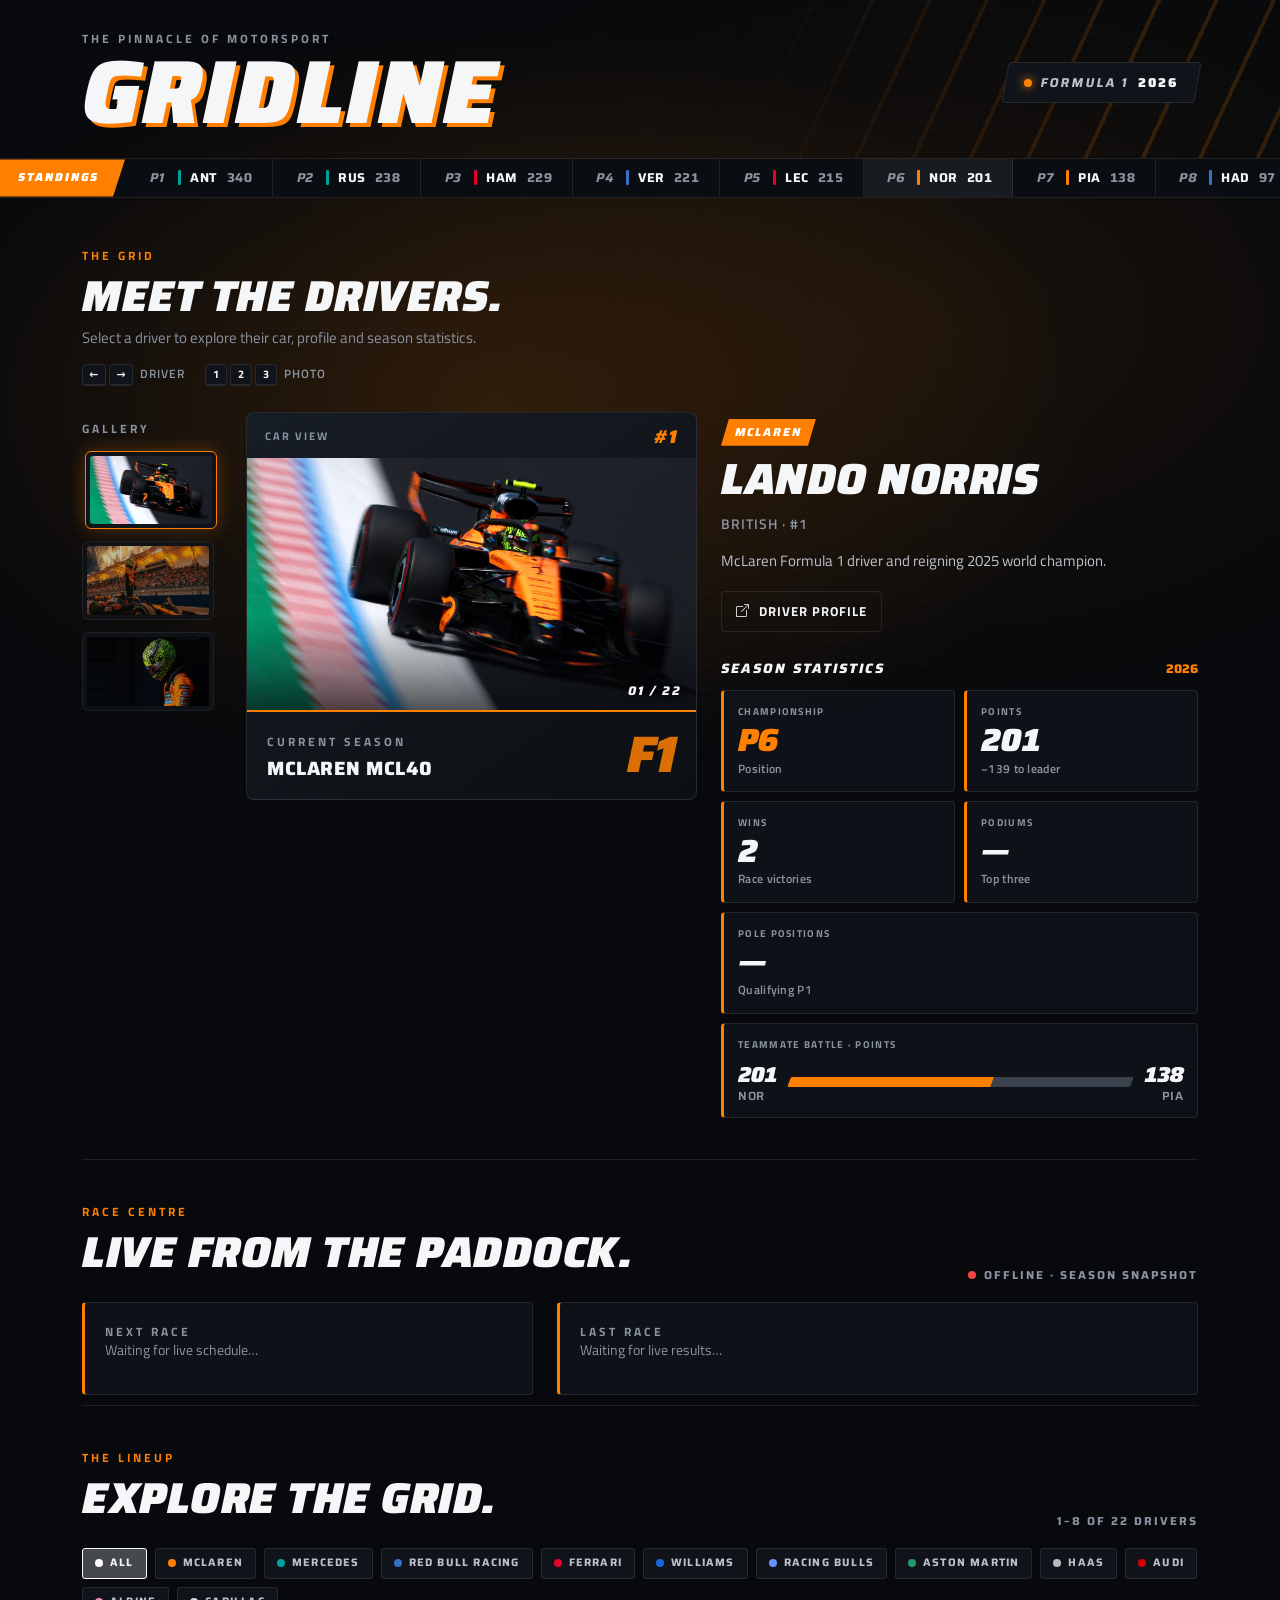
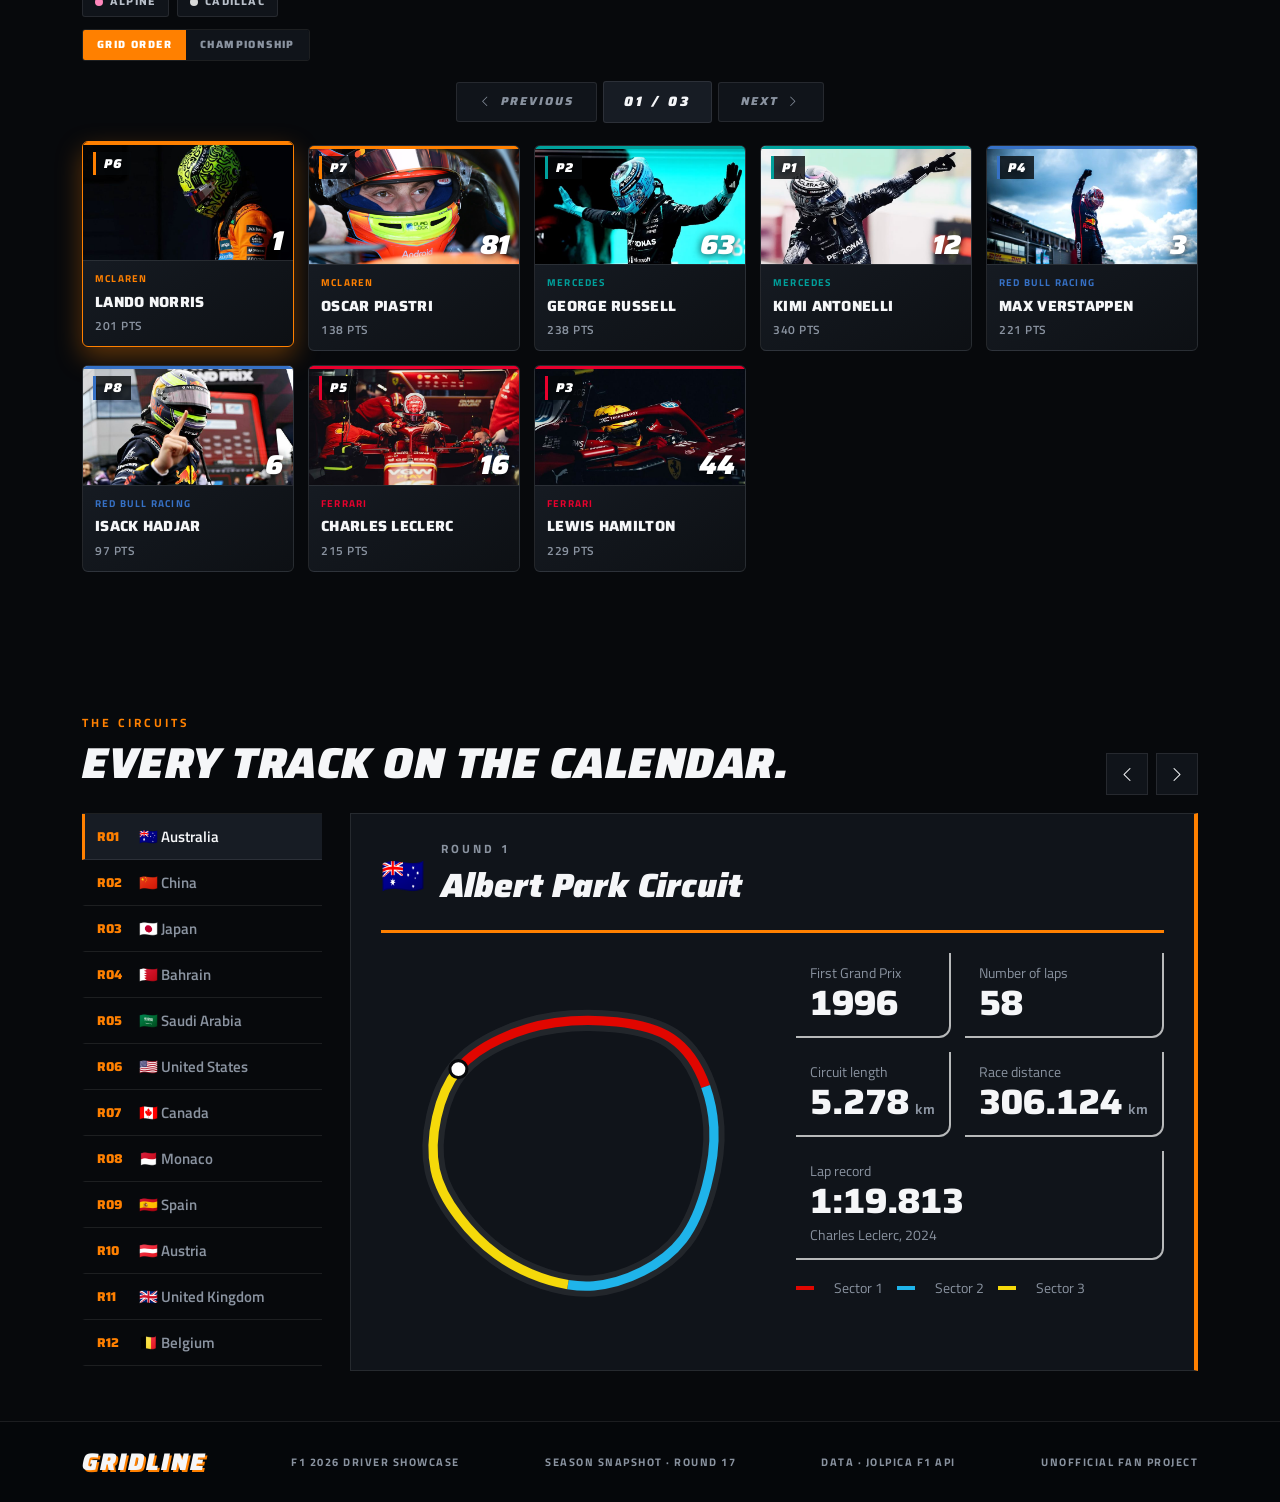
<file: API - MIDTERMS/index.html>
<!doctype html>
<html lang="en">
  <head>
    <meta charset="utf-8" />
    <meta name="viewport" content="width=device-width, initial-scale=1" />
    <meta name="theme-color" content="#07090c" />

    <title>GRIDLINE | F1 2026 Showcase</title>

    <link rel="icon" type="image/png" href="assets/img/logo.png" />

    <link rel="preconnect" href="https://fonts.googleapis.com" />
    <link rel="preconnect" href="https://fonts.gstatic.com" crossorigin />

    <link
      href="https://cdn.jsdelivr.net/npm/bootstrap@5.3.3/dist/css/bootstrap.min.css"
      rel="stylesheet"
    />

    <link
      href="https://cdn.jsdelivr.net/npm/bootstrap-icons@1.11.3/font/bootstrap-icons.min.css"
      rel="stylesheet"
    />

    <link
      href="https://fonts.googleapis.com/css2?family=Saira:ital,wght@0,500;0,700;0,800;0,900;1,700;1,800;1,900&family=Titillium+Web:wght@400;600;700&display=swap"
      rel="stylesheet"
    />

    <link rel="stylesheet" href="style.css" />
  </head>

  <body>
    <!-- Start-lights loader -->
    <div id="loader" role="status" aria-live="polite">
      <div class="start-lights" aria-hidden="true">
        <i></i><i></i><i></i><i></i><i></i>
      </div>
      <span>LOADING GRIDLINE...</span>
    </div>

    <div id="bg-glow"></div>

    <header class="site-header">
      <div class="container-xl">
        <div class="header-content">
          <div>
            <p class="header-sub">THE PINNACLE OF MOTORSPORT</p>
            <h1 class="header-title" id="series-title">GRIDLINE</h1>
          </div>

          <div class="season-badge">
            <span class="live-dot"></span>
            FORMULA 1 <strong>2026</strong>
          </div>
        </div>
      </div>
    </header>

    <div
      class="ticker"
      id="ticker-wrap"
      aria-label="Championship standings ticker"
      hidden
    >
      <span class="ticker-tag">STANDINGS</span>
      <div class="ticker-viewport">
        <div class="ticker-track" id="ticker-track"></div>
      </div>
    </div>

    <main id="main" class="container-xl">
      <div class="section-heading" id="the-grid">
        <span class="section-kicker">THE GRID</span>
        <h2>Meet the drivers.</h2>
        <p>
          Select a driver to explore their car, profile and season statistics.
        </p>
        <p class="kbd-hint" aria-hidden="true">
          <span><kbd>←</kbd><kbd>→</kbd> Driver</span>
          <span><kbd>1</kbd><kbd>2</kbd><kbd>3</kbd> Photo</span>
        </p>
      </div>

      <section class="showcase row g-4 align-items-start" id="showcase">
        <div class="col-12 col-lg-auto">
          <div class="photo-column">
            <p class="mini-label">GALLERY</p>
            <div class="photo-strip" id="photo-strip"></div>
          </div>
        </div>

        <div class="col-12 col-md-7 col-lg-5">
          <div id="center-showcase">
            <div class="image-topline">
              <span id="image-category">CAR VIEW</span>
              <span id="driver-number">#00</span>
            </div>

            <div class="center-frame">
              <div class="media" id="center-media">
                <img id="center-img" src="" alt="" draggable="false" />

                <button
                  class="nav-arrow nav-prev"
                  id="prev-driver"
                  type="button"
                  aria-label="Previous driver"
                >
                  <i class="bi bi-chevron-left"></i>
                </button>
                <button
                  class="nav-arrow nav-next"
                  id="next-driver"
                  type="button"
                  aria-label="Next driver"
                >
                  <i class="bi bi-chevron-right"></i>
                </button>

                <span class="frame-counter" id="frame-counter">01 / 22</span>
              </div>
            </div>

            <div class="image-caption">
              <div>
                <span class="mini-label">CURRENT SEASON</span>
                <h3 id="car-caption">—</h3>
              </div>
              <span class="image-watermark">F1</span>
            </div>
          </div>
        </div>

        <div class="col-12 col-lg">
          <section id="right-panel">
            <div class="driver-heading">
              <p class="member-role-tag" id="team-name">TEAM</p>
              <h2 class="member-name" id="driver-name">Loading...</h2>
              <p class="member-meta" id="driver-meta">—</p>
            </div>

            <p class="member-quote" id="driver-bio">—</p>

            <a
              class="member-social-link"
              id="driver-social"
              href="#"
              target="_blank"
              rel="noopener noreferrer"
            >
              <i class="bi bi-box-arrow-up-right"></i>
              <span>Driver profile</span>
            </a>

            <div class="stats-heading">
              <h3>SEASON STATISTICS</h3>
              <span id="stats-season">2026</span>
            </div>

            <div class="stats-grid">
              <div class="stat-card stat-position">
                <span>CHAMPIONSHIP</span>
                <strong id="stat-position">—</strong>
                <small>Position</small>
              </div>

              <div class="stat-card">
                <span>POINTS</span>
                <strong id="stat-points">—</strong>
                <small id="stat-gap">Season total</small>
              </div>

              <div class="stat-card">
                <span>WINS</span>
                <strong id="stat-wins">—</strong>
                <small>Race victories</small>
              </div>

              <div class="stat-card">
                <span>PODIUMS</span>
                <strong id="stat-podiums">—</strong>
                <small>Top three</small>
              </div>

              <div class="stat-card stat-wide">
                <span>POLE POSITIONS</span>
                <strong id="stat-poles">—</strong>
                <small>Qualifying P1</small>
              </div>

              <div class="stat-card stat-wide" id="teammate-card" hidden>
                <span>TEAMMATE BATTLE · POINTS</span>
                <div class="battle">
                  <button
                    type="button"
                    class="battle-side"
                    id="battle-me"
                  ></button>
                  <div class="battle-bar" aria-hidden="true">
                    <i id="battle-me-bar"></i>
                  </div>
                  <button
                    type="button"
                    class="battle-side is-mate"
                    id="battle-mate"
                  ></button>
                </div>
              </div>
            </div>

            <div id="h2h-section" class="h2h-section" hidden></div>
          </section>
        </div>
      </section>

      <section class="race-centre" id="race-centre" aria-label="Race centre">
        <div class="other-section-heading">
          <div>
            <span class="section-kicker">RACE CENTRE</span>
            <h2>Live from the paddock.</h2>
          </div>
          <span
            id="live-status"
            class="live-status"
            role="status"
            aria-live="polite"
          >
            <i></i><span id="live-status-text">CONNECTING</span>
          </span>
        </div>

        <div class="row g-4">
          <div class="col-12 col-lg-5">
            <article class="rc-card" id="next-race" aria-label="Next race"></article>
          </div>
          <div class="col-12 col-lg-7">
            <article class="rc-card" id="last-race" aria-label="Last race result"></article>
          </div>
        </div>
      </section>

      <section class="other-section">
        <div class="other-section-heading">
          <div>
            <span class="section-kicker">THE LINEUP</span>
            <h2>Explore the grid.</h2>
          </div>
          <span id="driver-count" class="driver-count">0 DRIVERS</span>
        </div>

        <div class="lineup-controls">
          <div
            class="chip-row"
            id="team-filters"
            role="group"
            aria-label="Filter by team"
          ></div>

          <div class="sort-toggle" role="group" aria-label="Sort drivers">
            <button type="button" class="sort-btn active" data-sort="grid">
              GRID ORDER
            </button>
            <button type="button" class="sort-btn" data-sort="points">
              CHAMPIONSHIP
            </button>
          </div>
        </div>

        <nav class="grid-pagination" id="grid-pagination" aria-label="Driver grid pagination">
          <button type="button" class="page-btn" id="prev-page">
            <i class="bi bi-chevron-left"></i> PREVIOUS
          </button>
          <span class="page-indicator" id="page-indicator">01 / 01</span>
          <button type="button" class="page-btn" id="next-page">
            NEXT <i class="bi bi-chevron-right"></i>
          </button>
        </nav>

        <div id="other-grid" class="other-grid"></div>
      </section>
      <section class="circuits" id="circuits" aria-label="Circuits">
        <div class="other-section-heading">
          <div>
            <span class="section-kicker">THE CIRCUITS</span>
            <h2>Every track on the calendar.</h2>
          </div>
          <div class="circuit-step">
            <button type="button" id="circuit-prev" aria-label="Previous circuit"><i class="bi bi-chevron-left"></i></button>
            <button type="button" id="circuit-next" aria-label="Next circuit"><i class="bi bi-chevron-right"></i></button>
          </div>
        </div>
        <div class="circuit-layout">
          <nav class="circuit-nav" id="circuit-nav" aria-label="Choose a circuit"></nav>
          <article class="circuit-detail" id="circuit-detail" aria-live="polite"></article>
        </div>
      </section>
    </main>

    <footer>
      <div class="container-xl">
        <span class="footer-brand">GRIDLINE</span>
        <span>F1 2026 DRIVER SHOWCASE</span>
        <span id="footer-round">SEASON SNAPSHOT · ROUND 17</span>
        <span>DATA · JOLPICA F1 API</span>
        <span>UNOFFICIAL FAN PROJECT</span>
      </div>
    </footer>

    <script src="live.js"></script>
    <script src="app.js"></script>
    <script src="circuits.js"></script>
  </body>
</html>
</file>
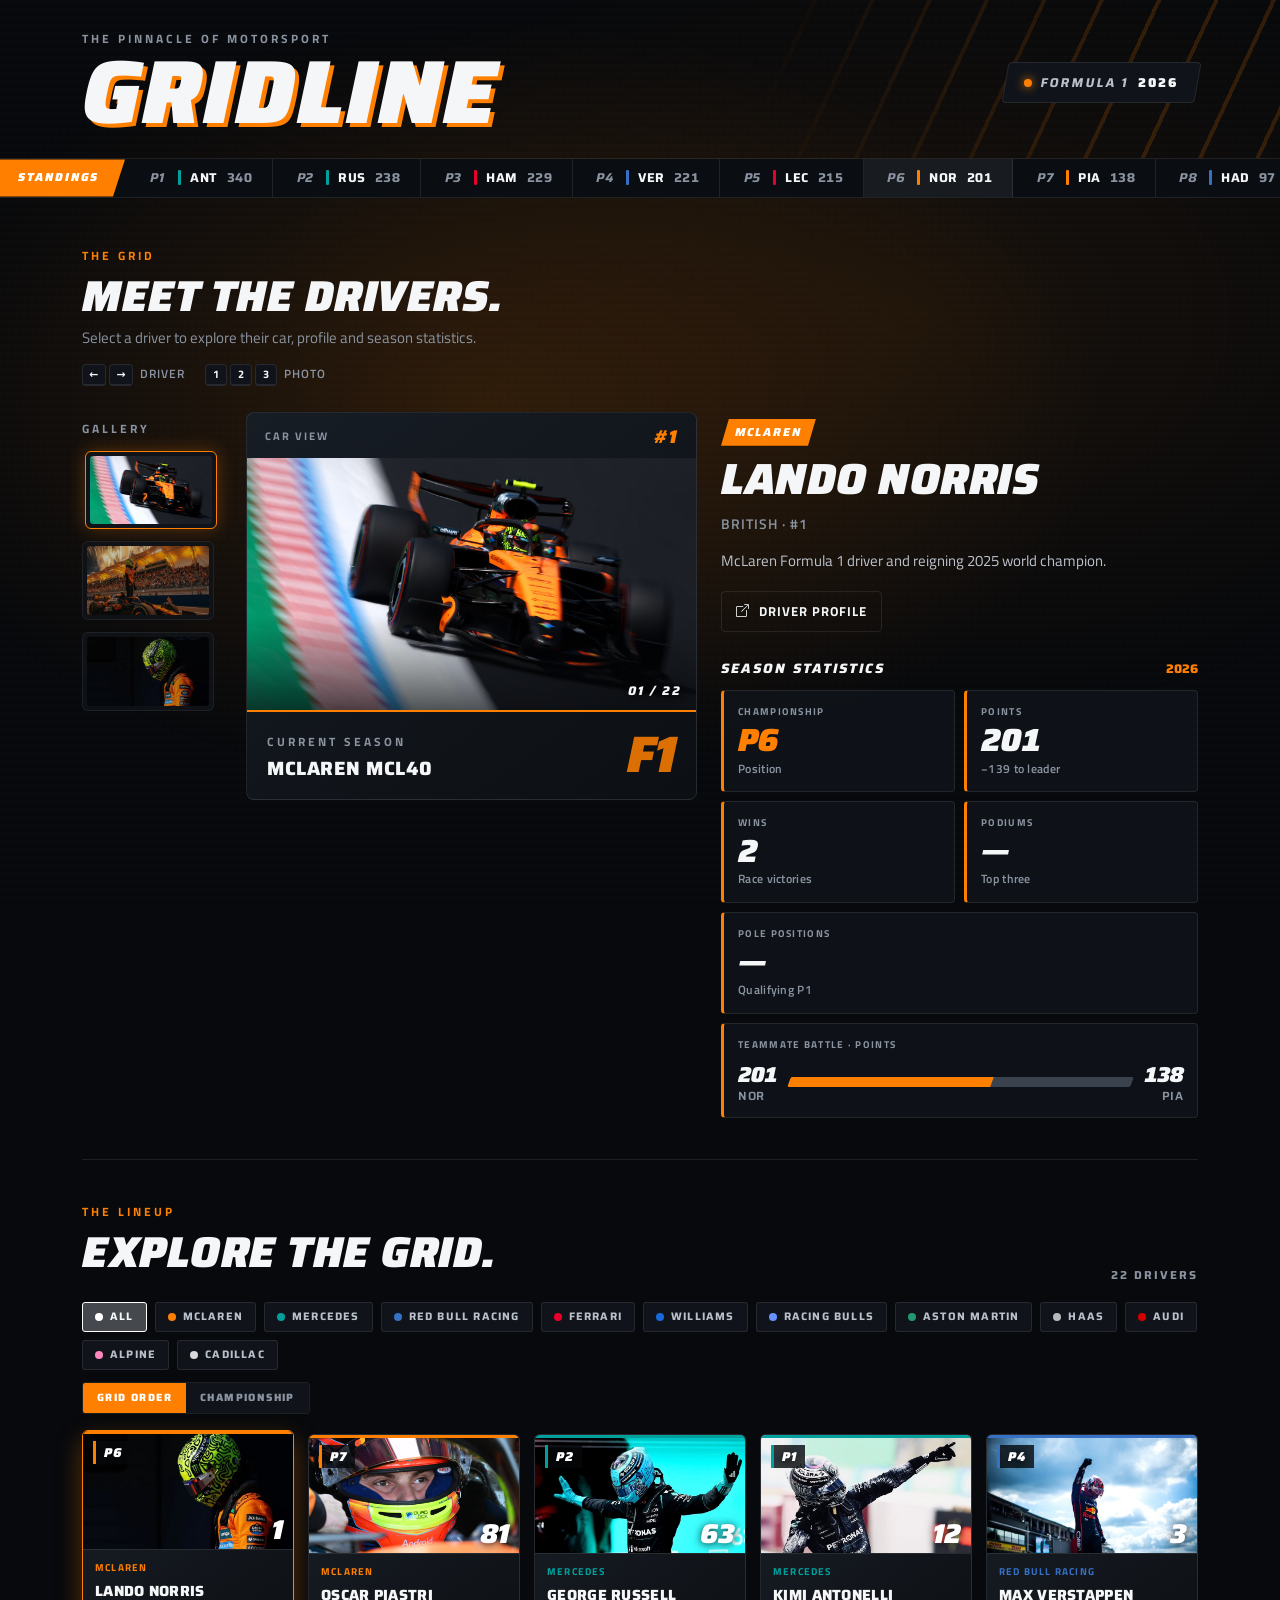
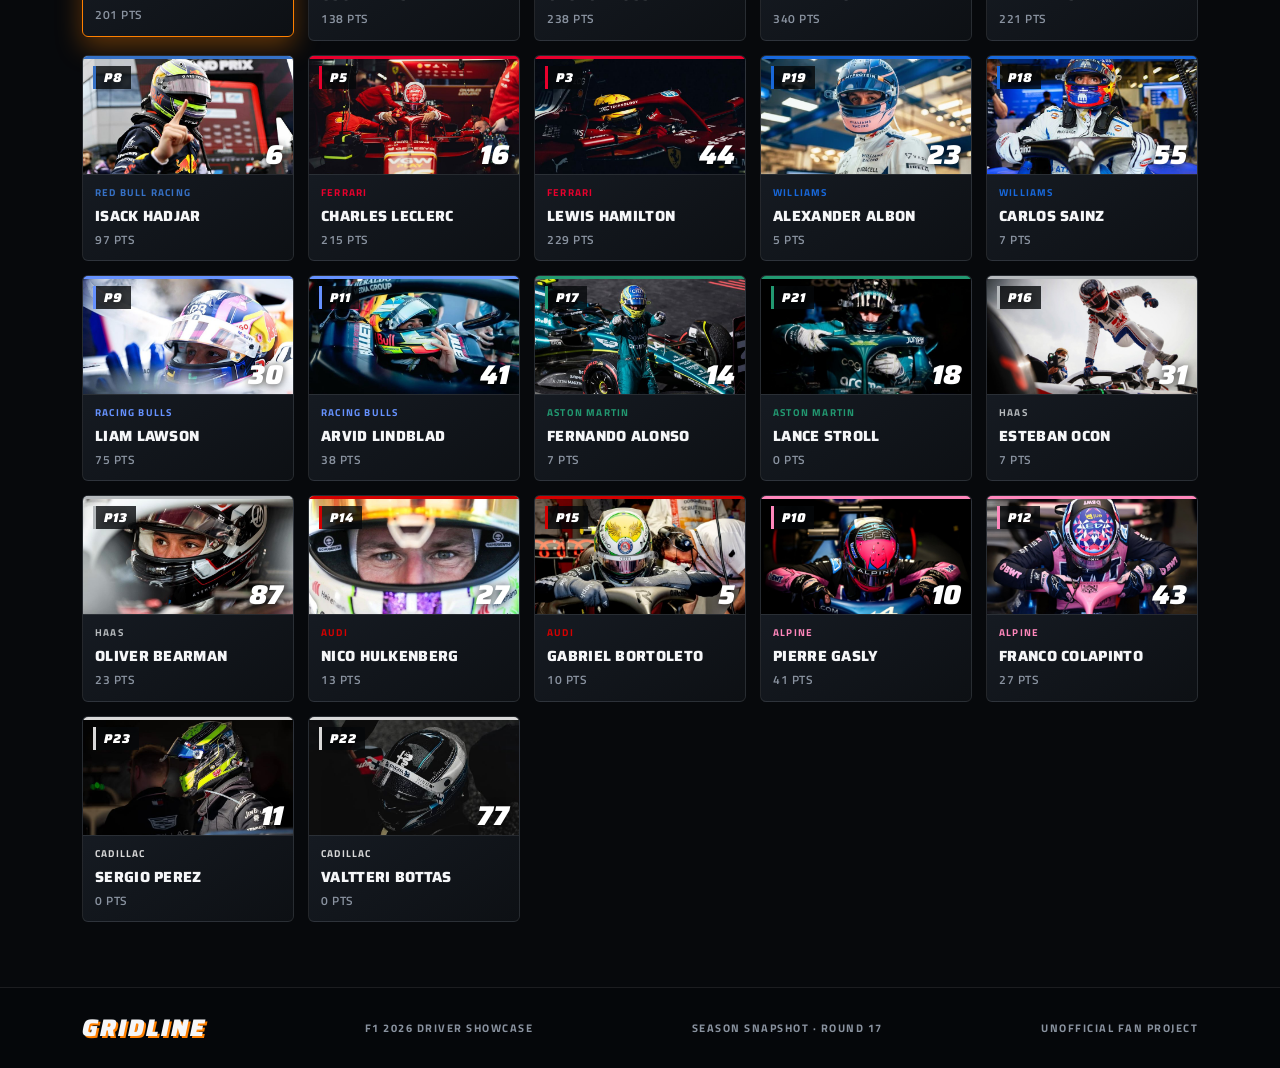
<file: JSON - A2/index.html>
<!doctype html>
<html lang="en">
  <head>
    <meta charset="utf-8" />
    <meta name="viewport" content="width=device-width, initial-scale=1" />
    <meta name="theme-color" content="#07090c" />

    <title>GRIDLINE | F1 2026 Showcase</title>

    <link rel="icon" type="image/png" href="assets/img/logo.png" />

    <link rel="preconnect" href="https://fonts.googleapis.com" />
    <link rel="preconnect" href="https://fonts.gstatic.com" crossorigin />

    <link
      href="https://cdn.jsdelivr.net/npm/bootstrap@5.3.3/dist/css/bootstrap.min.css"
      rel="stylesheet"
    />

    <link
      href="https://cdn.jsdelivr.net/npm/bootstrap-icons@1.11.3/font/bootstrap-icons.min.css"
      rel="stylesheet"
    />

    <link
      href="https://fonts.googleapis.com/css2?family=Saira:ital,wght@0,500;0,700;0,800;0,900;1,700;1,800;1,900&family=Titillium+Web:wght@400;600;700&display=swap"
      rel="stylesheet"
    />

    <link rel="stylesheet" href="style.css" />
  </head>

  <body>
    <!-- Start-lights loader -->
    <div id="loader" role="status" aria-live="polite">
      <div class="start-lights" aria-hidden="true">
        <i></i><i></i><i></i><i></i><i></i>
      </div>
      <span>LOADING GRIDLINE...</span>
    </div>

    <div id="bg-glow"></div>

    <header class="site-header">
      <div class="container-xl">
        <div class="header-content">
          <div>
            <p class="header-sub">THE PINNACLE OF MOTORSPORT</p>
            <h1 class="header-title" id="series-title">GRIDLINE</h1>
          </div>

          <div class="season-badge">
            <span class="live-dot"></span>
            FORMULA 1 <strong>2026</strong>
          </div>
        </div>
      </div>
    </header>

    <div
      class="ticker"
      id="ticker-wrap"
      aria-label="Championship standings ticker"
      hidden
    >
      <span class="ticker-tag">STANDINGS</span>
      <div class="ticker-viewport">
        <div class="ticker-track" id="ticker-track"></div>
      </div>
    </div>

    <main id="main" class="container-xl">
      <div class="section-heading" id="the-grid">
        <span class="section-kicker">THE GRID</span>
        <h2>Meet the drivers.</h2>
        <p>
          Select a driver to explore their car, profile and season statistics.
        </p>
        <p class="kbd-hint" aria-hidden="true">
          <span><kbd>←</kbd><kbd>→</kbd> Driver</span>
          <span><kbd>1</kbd><kbd>2</kbd><kbd>3</kbd> Photo</span>
        </p>
      </div>

      <section class="showcase row g-4 align-items-start" id="showcase">
        <div class="col-12 col-lg-auto">
          <div class="photo-column">
            <p class="mini-label">GALLERY</p>
            <div class="photo-strip" id="photo-strip"></div>
          </div>
        </div>

        <div class="col-12 col-md-7 col-lg-5">
          <div id="center-showcase">
            <div class="image-topline">
              <span id="image-category">CAR VIEW</span>
              <span id="driver-number">#00</span>
            </div>

            <div class="center-frame">
              <div class="media" id="center-media">
                <img id="center-img" src="" alt="" draggable="false" />

                <button
                  class="nav-arrow nav-prev"
                  id="prev-driver"
                  type="button"
                  aria-label="Previous driver"
                >
                  <i class="bi bi-chevron-left"></i>
                </button>
                <button
                  class="nav-arrow nav-next"
                  id="next-driver"
                  type="button"
                  aria-label="Next driver"
                >
                  <i class="bi bi-chevron-right"></i>
                </button>

                <span class="frame-counter" id="frame-counter">01 / 22</span>
              </div>
            </div>

            <div class="image-caption">
              <div>
                <span class="mini-label">CURRENT SEASON</span>
                <h3 id="car-caption">—</h3>
              </div>
              <span class="image-watermark">F1</span>
            </div>
          </div>
        </div>

        <div class="col-12 col-lg">
          <section id="right-panel">
            <div class="driver-heading">
              <p class="member-role-tag" id="team-name">TEAM</p>
              <h2 class="member-name" id="driver-name">Loading...</h2>
              <p class="member-meta" id="driver-meta">—</p>
            </div>

            <p class="member-quote" id="driver-bio">—</p>

            <a
              class="member-social-link"
              id="driver-social"
              href="#"
              target="_blank"
              rel="noopener noreferrer"
            >
              <i class="bi bi-box-arrow-up-right"></i>
              <span>Driver profile</span>
            </a>

            <div class="stats-heading">
              <h3>SEASON STATISTICS</h3>
              <span id="stats-season">2026</span>
            </div>

            <div class="stats-grid">
              <div class="stat-card stat-position">
                <span>CHAMPIONSHIP</span>
                <strong id="stat-position">—</strong>
                <small>Position</small>
              </div>

              <div class="stat-card">
                <span>POINTS</span>
                <strong id="stat-points">—</strong>
                <small id="stat-gap">Season total</small>
              </div>

              <div class="stat-card">
                <span>WINS</span>
                <strong id="stat-wins">—</strong>
                <small>Race victories</small>
              </div>

              <div class="stat-card">
                <span>PODIUMS</span>
                <strong id="stat-podiums">—</strong>
                <small>Top three</small>
              </div>

              <div class="stat-card stat-wide">
                <span>POLE POSITIONS</span>
                <strong id="stat-poles">—</strong>
                <small>Qualifying P1</small>
              </div>

              <div class="stat-card stat-wide" id="teammate-card" hidden>
                <span>TEAMMATE BATTLE · POINTS</span>
                <div class="battle">
                  <button
                    type="button"
                    class="battle-side"
                    id="battle-me"
                  ></button>
                  <div class="battle-bar" aria-hidden="true">
                    <i id="battle-me-bar"></i>
                  </div>
                  <button
                    type="button"
                    class="battle-side is-mate"
                    id="battle-mate"
                  ></button>
                </div>
              </div>
            </div>
          </section>
        </div>
      </section>

      <section class="other-section">
        <div class="other-section-heading">
          <div>
            <span class="section-kicker">THE LINEUP</span>
            <h2>Explore the grid.</h2>
          </div>
          <span id="driver-count" class="driver-count">0 DRIVERS</span>
        </div>

        <div class="lineup-controls">
          <div
            class="chip-row"
            id="team-filters"
            role="group"
            aria-label="Filter by team"
          ></div>

          <div class="sort-toggle" role="group" aria-label="Sort drivers">
            <button type="button" class="sort-btn active" data-sort="grid">
              GRID ORDER
            </button>
            <button type="button" class="sort-btn" data-sort="points">
              CHAMPIONSHIP
            </button>
          </div>
        </div>

        <div id="other-grid" class="other-grid"></div>
      </section>
    </main>

    <footer>
      <div class="container-xl">
        <span class="footer-brand">GRIDLINE</span>
        <span>F1 2026 DRIVER SHOWCASE</span>
        <span>SEASON SNAPSHOT · ROUND 17</span>
        <span>UNOFFICIAL FAN PROJECT</span>
      </div>
    </footer>

    <script src="app.js"></script>
  </body>
</html>
</file>
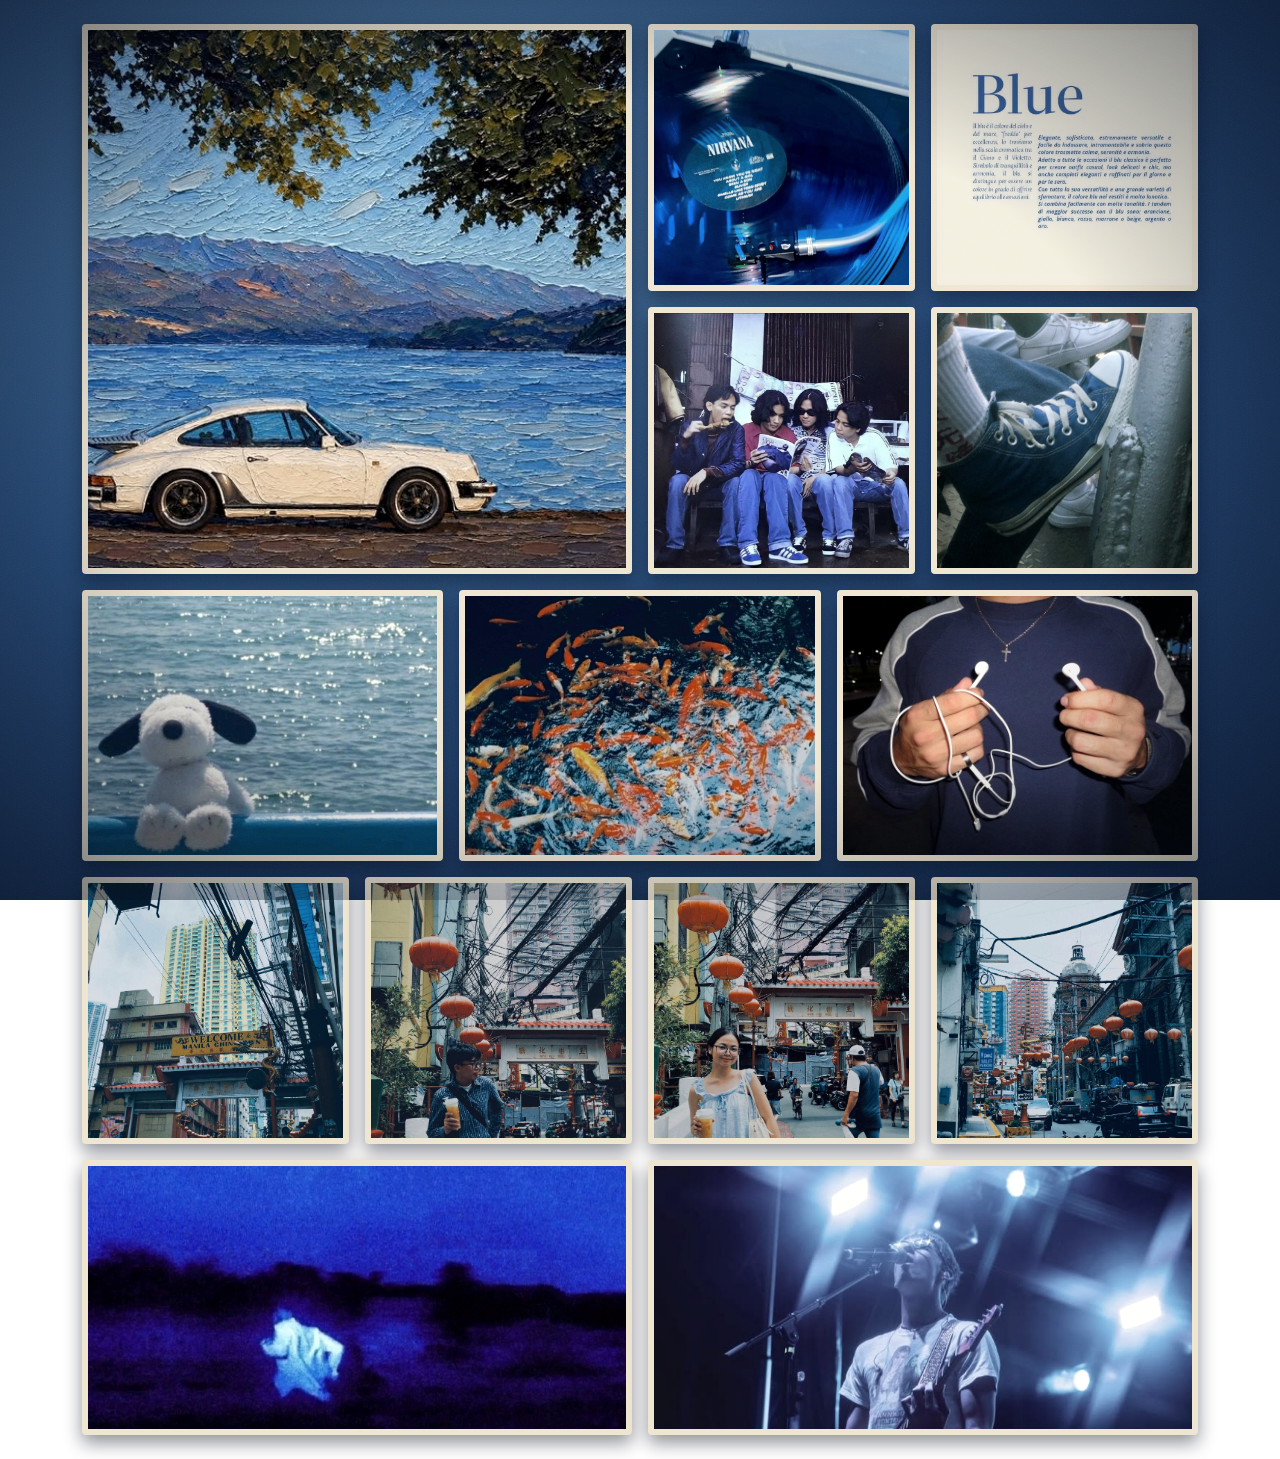
<file: Bento - A1/bento.html>
<!doctype html>
<html lang="en">
  <head>
    <meta charset="utf-8" />
    <meta name="viewport" content="width=device-width, initial-scale=1" />
    <title>Bento - A1</title>

    <link
      href="https://cdn.jsdelivr.net/npm/bootstrap@5.3.8/dist/css/bootstrap.min.css"
      rel="stylesheet"
      integrity="sha384-sRIl4kxILFvY47J16cr9ZwB07vP4J8+LH7qKQnuqkuIAvNWLzeN8tE5YBujZqJLB"
      crossorigin="anonymous"
    />

    <style>
      :root {
        --blue-deep: #14284a;
        --blue-mid: #274a77;
        --blue-faded: #4a7399;
        --cream: #efe6d2;
        --tile-border: 6px;
      }

      body {
        min-height: 100vh;
        min-height: 100dvh;
        overflow-x: hidden;
        background: radial-gradient(
          ellipse at 30% 20%,
          var(--blue-faded) 0%,
          var(--blue-mid) 45%,
          var(--blue-deep) 100%
        );
        background-attachment: fixed;
      }

    
      body::before {
        content: "";
        position: fixed;
        inset: 0;
        z-index: 10;
        pointer-events: none;
        opacity: 0.22;
        mix-blend-mode: soft-light;
        background-image: url("data:image/svg+xml;utf8,<svg xmlns='http://www.w3.org/2000/svg' width='220' height='220'><filter id='n'><feTurbulence type='fractalNoise' baseFrequency='0.85' numOctaves='3' stitchTiles='stitch'/></filter><rect width='100%' height='100%' filter='url(%23n)'/></svg>");
      }

      /* Soft vignette */
      body::after {
        content: "";
        position: fixed;
        inset: 0;
        z-index: 9;
        pointer-events: none;
        background: radial-gradient(
          ellipse at center,
          transparent 55%,
          rgba(5, 12, 28, 0.55) 100%
        );
      }

      .tile {
        overflow: hidden;
        background-color: #f1f1f1;
        border: var(--tile-border) solid var(--cream);
        border-radius: 4px;
        box-shadow: 0 8px 18px rgba(5, 12, 28, 0.45);
        transition: transform 0.3s ease;
      }

      .tile img {
        display: block;
        width: 100%;
        height: 100%;
        object-fit: cover;
        filter: saturate(0.9) contrast(1.05) sepia(0.08);
      }

      .tile-square {
        aspect-ratio: 1 / 1;
      }

      .tile-wide {
        aspect-ratio: 4 / 3;
      }

      .tile-banner {
        aspect-ratio: 2 / 1;
      }

      
      @media (hover: hover) {
        .tile:hover {
          transform: rotate(-0.6deg) scale(1.01);
        }
      }

     
      @media (max-width: 767.98px) {
        :root {
          --tile-border: 4px;
        }

        .tile {
          box-shadow: 0 5px 12px rgba(5, 12, 28, 0.4);
        }
      }

      
      @media (max-width: 575.98px) {
        :root {
          --tile-border: 3px;
        }

        .tile {
          border-radius: 3px;
        }

        .tile-banner {
          aspect-ratio: 16 / 9;
        }
      }

      
      @media (min-width: 1800px) {
        .container {
          max-width: 1400px;
        }
      }

      
      @media (prefers-reduced-motion: reduce) {
        .tile {
          transition: none;
        }
      }
    </style>
  </head>

  <body>
    <div class="container py-3 py-md-4">
      <div class="row g-2 g-md-3">

        <div class="col-12 col-md-6">
          <div class="card tile tile-square">
            <img src="img1.jpg" alt="Card 1" loading="lazy" />
          </div>
        </div>

        <div class="col-12 col-md-6">
          <div class="row g-2 g-md-3">
            <div class="col-6">
              <div class="card tile tile-square">
                <img src="img2.jpg" alt="Card 2" loading="lazy" />
              </div>
            </div>
            <div class="col-6">
              <div class="card tile tile-square">
                <img src="img3.jpg" alt="Card 3" loading="lazy" />
              </div>
            </div>
            <div class="col-6">
              <div class="card tile tile-square">
                <img src="img9.jpg" alt="Card 13" loading="lazy" />
              </div>
            </div>
            <div class="col-6">
              <div class="card tile tile-square">
                <img src="img8.jpg" alt="Card 14" loading="lazy" />
              </div>
            </div>
          </div>
        </div>

        
        <div class="col-12 col-md-4">
          <div class="card tile tile-wide">
            <img src="img15.jpg" alt="Card 4" loading="lazy" />
          </div>
        </div>
        <div class="col-6 col-md-4">
          <div class="card tile tile-wide">
            <img src="img14.jfif" alt="Card 5" loading="lazy" />
          </div>
        </div>
        <div class="col-6 col-md-4">
          <div class="card tile tile-wide">
            <img src="img6.jpg" alt="Card 6" loading="lazy" />
          </div>
        </div>

        <!-- Row 3: 2x2 on phones, 4 across on tablets and up -->
        <div class="col-6 col-md-3">
          <div class="card tile tile-square">
            <img src="img12.jfif" alt="Card 7" loading="lazy" />
          </div>
        </div>
        <div class="col-6 col-md-3">
          <div class="card tile tile-square">
            <img src="img10.jfif" alt="Card 8" loading="lazy" />
          </div>
        </div>
        <div class="col-6 col-md-3">
          <div class="card tile tile-square">
            <img src="img11.jfif" alt="Card 9" loading="lazy" />
          </div>
        </div>
        <div class="col-6 col-md-3">
          <div class="card tile tile-square">
            <img src="img13.jfif" alt="Card 10" loading="lazy" />
          </div>
        </div>


        <div class="col-12 col-sm-6">
          <div class="card tile tile-banner">
            <img src="img4.jpg" alt="Card 11" loading="lazy" />
          </div>
        </div>
        <div class="col-12 col-sm-6">
          <div class="card tile tile-banner">
            <img src="img5.jpg" alt="Card 12" loading="lazy" />
          </div>
        </div>
      </div>
    </div>

    <script
      src="https://cdn.jsdelivr.net/npm/bootstrap@5.3.8/dist/js/bootstrap.bundle.min.js"
      integrity="sha384-FKyoEForCGlyvwx9Hj09JcYn3nv7wiPVlz7YYwJrWVcXK/BmnVDxM+D2scQbITxI"
      crossorigin="anonymous"
    ></script>
  </body>
</html>
</file>
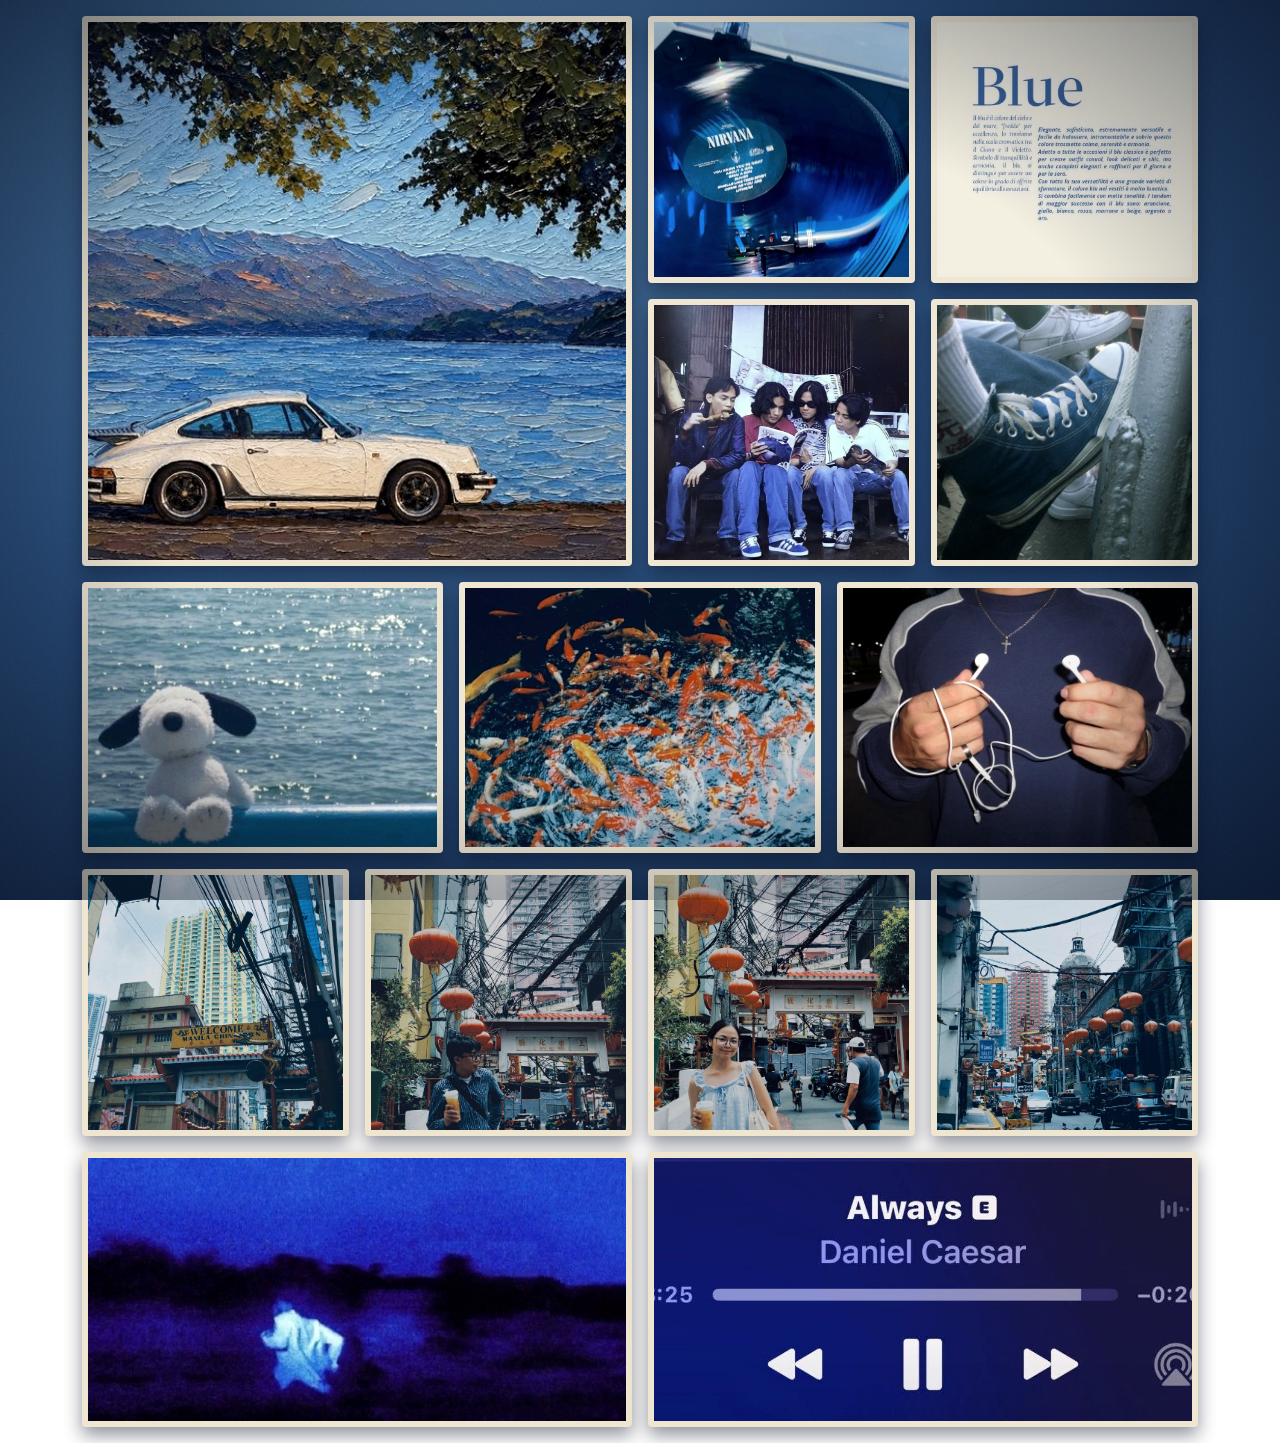
<file: Bento - Activity 1/bento.html>
<!doctype html>
<html lang="en">
  <head>
    <meta charset="utf-8" />
    <meta name="viewport" content="width=device-width, initial-scale=1" />
    <title>Bootstrap Bento Grid</title>

    <link
      href="https://cdn.jsdelivr.net/npm/bootstrap@5.3.8/dist/css/bootstrap.min.css"
      rel="stylesheet"
      integrity="sha384-sRIl4kxILFvY47J16cr9ZwB07vP4J8+LH7qKQnuqkuIAvNWLzeN8tE5YBujZqJLB"
      crossorigin="anonymous"
    />

    <style>
      :root {
        --blue-deep: #14284a;
        --blue-mid: #274a77;
        --blue-faded: #4a7399;
        --cream: #efe6d2;
      }

      body {
        min-height: 100vh;
        background:
          radial-gradient(
            ellipse at 30% 20%,
            var(--blue-faded) 0%,
            var(--blue-mid) 45%,
            var(--blue-deep) 100%
          )
          fixed;
      }

      /* Film grain overlay */
      body::before {
        content: "";
        position: fixed;
        inset: 0;
        z-index: 10;
        pointer-events: none;
        opacity: 0.22;
        mix-blend-mode: soft-light;
        background-image: url("data:image/svg+xml;utf8,<svg xmlns='http://www.w3.org/2000/svg' width='220' height='220'><filter id='n'><feTurbulence type='fractalNoise' baseFrequency='0.85' numOctaves='3' stitchTiles='stitch'/></filter><rect width='100%' height='100%' filter='url(%23n)'/></svg>");
      }

      /* Soft vignette */
      body::after {
        content: "";
        position: fixed;
        inset: 0;
        z-index: 9;
        pointer-events: none;
        background: radial-gradient(
          ellipse at center,
          transparent 55%,
          rgba(5, 12, 28, 0.55) 100%
        );
      }

      .tile {
        overflow: hidden;
        background-color: #f1f1f1;
        border: 6px solid var(--cream);
        border-radius: 4px;
        box-shadow: 0 8px 18px rgba(5, 12, 28, 0.45);
        transition: transform 0.3s ease;
      }

      .tile:hover {
        transform: rotate(-0.6deg) scale(1.01);
      }

      .tile img {
        display: block;
        width: 100%;
        height: 100%;
        object-fit: cover;
        filter: saturate(0.9) contrast(1.05) sepia(0.08);
      }

      .tile-square {
        aspect-ratio: 1 / 1;
      }

      .tile-wide {
        aspect-ratio: 4 / 3;
      }

      .tile-banner {
        aspect-ratio: 2 / 1;
      }
    </style>
  </head>

  </head>

  <body>
    <div class="container my-3">
      <div class="row g-3">
       
        <div class="col-6">
          <div class="card tile tile-square">
            <img src="img1.jpg" alt="Card 1" />
          </div>
        </div>

        <div class="col-6">
          <div class="row g-3">
            <div class="col-6">
              <div class="card tile tile-square">
                <img src="img2.jpg" alt="Card 2" />
              </div>
            </div>
            <div class="col-6">
              <div class="card tile tile-square">
                <img src="img3.jpg" alt="Card 3" />
              </div>
            </div>
            <div class="col-6">
              <div class="card tile tile-square">
                <img src="img9.jpg" alt="Card 13" />
              </div>
            </div>
            <div class="col-6">
              <div class="card tile tile-square">
                <img src="img8.jpg" alt="Card 14" />
              </div>
            </div>
          </div>
        </div>

        <div class="col-4">
          <div class="card tile tile-wide">
            <img src="img15.jpg" alt="Card 4" />
          </div>
        </div>
        <div class="col-4">
          <div class="card tile tile-wide">
            <img src="img14.jfif" alt="Card 5" />
          </div>
        </div>
        <div class="col-4">
          <div class="card tile tile-wide">
            <img src="img6.jpg" alt="Card 6" />
          </div>
        </div>

  
        <div class="col-3">
          <div class="card tile tile-square">
            <img src="img12.jfif" alt="Card 7" />
          </div>
        </div>
        <div class="col-3">
          <div class="card tile tile-square">
            <img src="img10.jfif" alt="Card 8" />
          </div>
        </div>
        <div class="col-3">
          <div class="card tile tile-square">
            <img src="img11.jfif" alt="Card 9" />
          </div>
        </div>
        <div class="col-3">
          <div class="card tile tile-square">
            <img src="img13.jfif" alt="Card 10" />
          </div>
        </div>


        <div class="col-6">
          <div class="card tile tile-banner">
            <img src="img4.jpg" alt="Card 11" />
          </div>
        </div>
        <div class="col-6">
          <div class="card tile tile-banner">
            <img src="img5.jpg" alt="Card 12" />
          </div>
        </div>
      </div>
    </div>

    <script
      src="https://cdn.jsdelivr.net/npm/bootstrap@5.3.8/dist/js/bootstrap.bundle.min.js"
      integrity="sha384-FKyoEForCGlyvwx9Hj09JcYn3nv7wiPVlz7YYwJrWVcXK/BmnVDxM+D2scQbITxI"
      crossorigin="anonymous"
    ></script>
  </body>
</html>
</file>
<file: API - MIDTERMS/style.css>
:root {
  --accent: #e10600;
  --accent-glow: rgba(225, 6, 0, 0.3);
  --accent-glow-strong: rgba(225, 6, 0, 0.55);
  --bg: #07090c;
  --surface: #10141a;
  --surface-2: #171c24;
  --border: rgba(255, 255, 255, 0.09);
  --text: #f5f6f8;
  --muted: #8a93a0;

  --font-display: "Saira", "Arial Narrow", "Segoe UI", sans-serif;
  --font-body: "Titillium Web", "Segoe UI", system-ui, sans-serif;

  --frame-ratio: 16 / 9;
  --frame-focus: 50% 35%;
}

* {
  box-sizing: border-box;
}

[hidden] {
  display: none !important;
}

html {
  scroll-behavior: smooth;
}

body {
  margin: 0;
  min-height: 100vh;
  overflow-x: hidden;
  background: var(--bg);
  color: var(--text);
  font-family: var(--font-body);
  -webkit-font-smoothing: antialiased;
}

body::before {
  content: "";
  position: fixed;
  inset: 0;
  z-index: -2;
  pointer-events: none;
  opacity: 0.5;
  background:
    linear-gradient(135deg, rgba(255, 255, 255, 0.025) 25%, transparent 25%) 0
      0 / 8px 8px,
    linear-gradient(225deg, rgba(255, 255, 255, 0.025) 25%, transparent 25%) 0
      0 / 8px 8px;
}

kbd {
  display: inline-block;
  min-width: 22px;
  padding: 1px 6px;
  margin-right: 3px;
  border: 1px solid var(--border);
  border-bottom-width: 2px;
  border-radius: 4px;
  background: var(--surface);
  color: var(--text);
  font: 700 0.68rem/1.5 var(--font-body);
  text-align: center;
}

#bg-glow {
  position: fixed;
  inset: 0;
  z-index: -1;
  pointer-events: none;
  background: radial-gradient(
    ellipse at 38% 40%,
    var(--accent-glow) 0%,
    transparent 55%
  );
  transition: background 0.5s ease;
}

#loader {
  position: fixed;
  inset: 0;
  z-index: 1000;
  display: flex;
  flex-direction: column;
  align-items: center;
  justify-content: center;
  gap: 28px;
  background: var(--bg);
  font-family: var(--font-display);
  font-weight: 800;
  font-style: italic;
  font-size: 1.1rem;
  letter-spacing: 6px;
  color: var(--text);
  transition:
    opacity 0.45s ease,
    visibility 0.45s ease;
}

#loader.gone {
  opacity: 0;
  visibility: hidden;
}

.start-lights {
  display: flex;
  gap: 14px;
  padding: 16px 20px;
  border-radius: 14px;
  background: #0d1015;
  border: 1px solid var(--border);
  box-shadow: 0 14px 40px rgba(0, 0, 0, 0.6);
}

.start-lights i {
  width: 34px;
  height: 34px;
  border-radius: 50%;
  background: #2a0b0b;
  box-shadow: inset 0 2px 6px rgba(0, 0, 0, 0.7);
  animation: light-on 1.6s steps(1, end) infinite;
}

.start-lights i:nth-child(1) {
  animation-delay: 0s;
}
.start-lights i:nth-child(2) {
  animation-delay: 0.16s;
}
.start-lights i:nth-child(3) {
  animation-delay: 0.32s;
}
.start-lights i:nth-child(4) {
  animation-delay: 0.48s;
}
.start-lights i:nth-child(5) {
  animation-delay: 0.64s;
}

@keyframes light-on {
  0% {
    background: #2a0b0b;
    box-shadow: inset 0 2px 6px rgba(0, 0, 0, 0.7);
  }
  8% {
    background: #ff1a10;
    box-shadow:
      0 0 22px 4px rgba(255, 26, 16, 0.75),
      inset 0 -4px 8px rgba(0, 0, 0, 0.35);
  }
  82% {
    background: #2a0b0b;
    box-shadow: inset 0 2px 6px rgba(0, 0, 0, 0.7);
  }
  100% {
    background: #2a0b0b;
  }
}

#loader.error {
  letter-spacing: 2px;
  text-align: center;
  padding: 0 24px;
}
#loader.error small {
  font: 400 0.8rem var(--font-body);
  letter-spacing: 0;
  color: #aaa;
}

.site-header {
  position: relative;
  padding: 30px 0 24px;
  border-bottom: 1px solid var(--border);
  overflow: hidden;
}

.site-header::after {
  content: "";
  position: absolute;
  top: 0;
  right: -40px;
  width: 46%;
  height: 100%;
  pointer-events: none;
  opacity: 0.55;
  background: repeating-linear-gradient(
    115deg,
    transparent 0 22px,
    var(--accent-glow) 22px 26px,
    transparent 26px 52px
  );
  mask-image: linear-gradient(90deg, transparent, #000 70%);
  -webkit-mask-image: linear-gradient(90deg, transparent, #000 70%);
  transition: background 0.5s ease;
}

.header-content {
  position: relative;
  z-index: 1;
  display: flex;
  align-items: center;
  justify-content: space-between;
  gap: 24px;
}

.header-sub,
.section-kicker,
.mini-label {
  margin: 0;
  color: var(--muted);
  font-size: 0.72rem;
  font-weight: 700;
  letter-spacing: 3px;
}

.section-kicker {
  color: var(--accent);
}

.header-title {
  margin: 2px 0 0;
  font-family: var(--font-display);
  font-weight: 900;
  font-style: italic;
  font-size: clamp(3rem, 8vw, 5.6rem);
  line-height: 0.95;
  letter-spacing: 2px;
  text-transform: uppercase;
  color: var(--text);
  text-shadow: 4px 4px 0 var(--accent);
  transition: text-shadow 0.4s ease;
}

.season-badge {
  display: flex;
  align-items: center;
  gap: 9px;
  padding: 10px 18px;
  border: 1px solid var(--border);
  border-radius: 4px;
  background: var(--surface);
  color: #b9c0ca;
  font-family: var(--font-display);
  font-weight: 700;
  font-size: 0.8rem;
  letter-spacing: 2px;
  transform: skewX(-10deg);
}

.season-badge > * {
  transform: skewX(10deg);
}
.season-badge strong {
  color: var(--text);
}

.live-dot {
  width: 8px;
  height: 8px;
  border-radius: 50%;
  background: var(--accent);
  box-shadow: 0 0 10px var(--accent);
}

.ticker {
  display: flex;
  align-items: stretch;
  overflow: hidden;
  border-bottom: 1px solid var(--border);
  background: #0a0d11;
}

.ticker-tag {
  z-index: 1;
  display: flex;
  align-items: center;
  padding: 0 16px 0 18px;
  background: var(--accent);
  color: #fff;
  font-family: var(--font-display);
  font-style: italic;
  font-weight: 900;
  font-size: 0.72rem;
  letter-spacing: 2px;
  clip-path: polygon(0 0, 100% 0, calc(100% - 12px) 100%, 0 100%);
  padding-right: 26px;
  transition: background 0.4s ease;
}

.ticker-viewport {
  flex: 1;
  min-width: 0;
  overflow: hidden;
}

.ticker-track {
  display: inline-flex;
  white-space: nowrap;
  animation: ticker 70s linear infinite;
}

.ticker:hover .ticker-track {
  animation-play-state: paused;
}

@keyframes ticker {
  to {
    transform: translateX(-50%);
  }
}

.ticker-item {
  display: inline-flex;
  align-items: center;
  gap: 9px;
  padding: 9px 20px;
  border: 0;
  border-right: 1px solid var(--border);
  background: transparent;
  color: var(--text);
  font-family: var(--font-display);
  font-weight: 700;
  font-size: 0.8rem;
  letter-spacing: 0.5px;
  cursor: pointer;
  transition: background 0.2s ease;
}

.ticker-item:hover,
.ticker-item.active {
  background: rgba(255, 255, 255, 0.06);
}

.ticker-item .t-pos {
  color: var(--muted);
  font-style: italic;
  min-width: 24px;
}
.ticker-item .t-bar {
  width: 3px;
  height: 15px;
  border-radius: 1px;
  background: var(--team, var(--accent));
}
.ticker-item .t-pts {
  color: var(--muted);
  font-variant-numeric: tabular-nums;
}
.ticker-item.active .t-pts {
  color: var(--text);
}

.section-heading {
  padding: 44px 0 26px;
}

.section-heading h2,
.other-section-heading h2 {
  margin: 5px 0;
  font-family: var(--font-display);
  font-weight: 900;
  font-style: italic;
  font-size: clamp(1.9rem, 4vw, 2.7rem);
  letter-spacing: 0.5px;
  text-transform: uppercase;
}

.section-heading p {
  margin: 0;
  color: var(--muted);
  font-size: 0.95rem;
}

.kbd-hint {
  display: flex;
  flex-wrap: wrap;
  gap: 8px 20px;
  margin-top: 14px !important;
  font-size: 0.72rem !important;
  font-weight: 600;
  letter-spacing: 1px;
  text-transform: uppercase;
}

@media (hover: none) {
  .kbd-hint {
    display: none;
  }
}

.showcase {
  padding-bottom: 35px;
}

.photo-column {
  padding-top: 8px;
}

.photo-strip {
  display: flex;
  flex-direction: column;
  gap: 12px;
  margin-top: 14px;
}

/* ===== the shared landscape frame ===== */
.media {
  position: relative;
  display: block;
  width: 100%;
  aspect-ratio: var(--frame-ratio);
  overflow: hidden;
  background: repeating-linear-gradient(
    135deg,
    #12161c 0 10px,
    #0e1217 10px 20px
  );
}

.media img {
  position: absolute;
  inset: 0;
  display: block;
  width: 100%;
  height: 100%;
  object-fit: cover;
  object-position: var(--focus, var(--frame-focus));
  user-select: none;
  transition:
    transform 0.7s cubic-bezier(0.2, 0.7, 0.2, 1),
    opacity 0.3s ease;
}

.media.is-missing img {
  opacity: 0;
}

.media.is-missing::after {
  content: "PHOTO PENDING\A" attr(data-file);
  white-space: pre-line;
  position: absolute;
  inset: 0;
  display: grid;
  place-items: center;
  padding: 8px;
  text-align: center;
  color: var(--muted);
  font: 700 0.62rem/1.7 var(--font-body);
  letter-spacing: 1.6px;
  word-break: break-all;
}

.photo-thumb {
  width: 132px;
  padding: 4px;
  overflow: hidden;
  border: 1px solid var(--border);
  border-radius: 6px;
  background: var(--surface);
  cursor: pointer;
  transition: 0.25s ease;
}

.photo-thumb .media {
  border-radius: 3px;
}

.photo-thumb:hover,
.photo-thumb.active {
  border-color: var(--accent);
  box-shadow: 0 0 18px var(--accent-glow);
  transform: translateX(3px);
}

.photo-thumb:not(.active) {
  opacity: 0.75;
}
.photo-thumb:hover {
  opacity: 1;
}

#center-showcase {
  overflow: hidden;
  border: 1px solid var(--border);
  border-radius: 8px;
  background: linear-gradient(145deg, #171d25, #0c0f13);
  transition:
    opacity 0.35s ease,
    transform 0.35s ease;
}

#center-showcase.fading,
#right-panel.fading {
  opacity: 0;
  transform: translateY(7px);
}

.image-topline {
  display: flex;
  justify-content: space-between;
  padding: 15px 18px 12px;
  color: var(--muted);
  font-size: 0.7rem;
  font-weight: 700;
  letter-spacing: 2px;
}

#driver-number {
  color: var(--accent);
  font-family: var(--font-display);
  font-style: italic;
  font-weight: 900;
  font-size: 1.15rem;
  line-height: 1;
}

.center-frame {
  padding: 0;
  cursor: pointer;
  touch-action: pan-y;
}

#center-media img {
  transform: scale(1.06) translate(var(--px, 0px), var(--py, 0px));
  transition:
    transform 0.25s ease-out,
    opacity 0.3s ease;
}

#center-media::before {
  content: "";
  position: absolute;
  inset: auto 0 0 0;
  z-index: 1;
  height: 38%;
  pointer-events: none;
  background: linear-gradient(0deg, rgba(7, 9, 12, 0.7), transparent);
}

.nav-arrow {
  position: absolute;
  top: 50%;
  z-index: 2;
  display: grid;
  place-items: center;
  width: 40px;
  height: 40px;
  padding: 0;
  border: 1px solid rgba(255, 255, 255, 0.2);
  border-radius: 50%;
  background: rgba(7, 9, 12, 0.6);
  backdrop-filter: blur(6px);
  color: #fff;
  cursor: pointer;
  opacity: 0;
  transform: translateY(-50%);
  transition: 0.25s ease;
}

.nav-prev {
  left: 12px;
}
.nav-next {
  right: 12px;
}

.center-frame:hover .nav-arrow,
.nav-arrow:focus-visible {
  opacity: 1;
}

.nav-arrow:hover {
  background: var(--accent);
  border-color: var(--accent);
}

@media (hover: none) {
  .nav-arrow {
    opacity: 0.85;
  }
}

.frame-counter {
  position: absolute;
  right: 14px;
  bottom: 10px;
  z-index: 2;
  font-family: var(--font-display);
  font-style: italic;
  font-weight: 800;
  font-size: 0.78rem;
  letter-spacing: 2px;
  text-shadow: 0 1px 6px rgba(0, 0, 0, 0.7);
}

.image-caption {
  display: flex;
  align-items: center;
  justify-content: space-between;
  padding: 16px 20px 18px;
  border-top: 2px solid var(--accent);
  transition: border-color 0.4s ease;
}

.image-caption h3 {
  margin: 5px 0 0;
  font-family: var(--font-display);
  font-weight: 800;
  font-size: 1.2rem;
  letter-spacing: 0.5px;
  text-transform: uppercase;
}

.image-watermark {
  font-family: var(--font-display);
  font-weight: 900;
  font-size: 3.2rem;
  font-style: italic;
  line-height: 1;
  color: var(--accent);
  opacity: 0.85;
}

#right-panel {
  padding: 6px 0;
  transition:
    opacity 0.35s ease,
    transform 0.35s ease;
}

.member-role-tag {
  display: inline-block;
  margin: 0 0 12px;
  padding: 5px 14px;
  background: var(--accent);
  color: #fff;
  font-family: var(--font-display);
  font-style: italic;
  font-weight: 800;
  font-size: 0.72rem;
  letter-spacing: 2px;
  text-transform: uppercase;
  clip-path: polygon(8px 0, 100% 0, calc(100% - 8px) 100%, 0 100%);
  transition: background 0.4s ease;
}

.member-name {
  margin: 0;
  font-family: var(--font-display);
  font-weight: 900;
  font-style: italic;
  font-size: clamp(2.1rem, 3.4vw, 3.4rem);
  line-height: 1;
  letter-spacing: 0.5px;
  text-transform: uppercase;
  overflow-wrap: anywhere;
}

.member-meta {
  margin: 12px 0;
  color: var(--muted);
  font-size: 0.88rem;
  font-weight: 600;
  letter-spacing: 1px;
  text-transform: uppercase;
}

.member-quote {
  margin: 14px 0 16px;
  color: #bdc3cd;
  line-height: 1.7;
  font-size: 0.96rem;
}

.member-social-link {
  display: inline-flex;
  align-items: center;
  gap: 9px;
  padding: 10px 14px;
  border: 1px solid var(--border);
  border-radius: 4px;
  color: var(--text);
  text-decoration: none;
  font-size: 0.8rem;
  font-weight: 700;
  letter-spacing: 1px;
  text-transform: uppercase;
  transition: 0.2s ease;
}

.member-social-link:hover {
  border-color: var(--accent);
  color: var(--accent);
}

.stats-heading {
  display: flex;
  align-items: center;
  gap: 12px;
  margin: 28px 0 12px;
}

.stats-heading h3 {
  margin: 0;
  font-family: var(--font-display);
  font-weight: 800;
  font-style: italic;
  font-size: 0.85rem;
  letter-spacing: 2px;
}

.stats-heading > span {
  margin-left: auto;
  color: var(--accent);
  font-family: var(--font-display);
  font-weight: 800;
  font-size: 0.78rem;
}

.stats-grid {
  display: grid;
  grid-template-columns: repeat(2, minmax(0, 1fr));
  gap: 9px;
}

.stat-card {
  position: relative;
  min-width: 0;
  padding: 13px 14px;
  overflow: hidden;
  border: 1px solid var(--border);
  border-left: 3px solid var(--accent);
  border-radius: 4px;
  background: rgba(16, 20, 26, 0.9);
  transition:
    border-color 0.4s ease,
    transform 0.2s ease;
}

.stat-card:hover {
  transform: translateY(-2px);
}

.stat-card > span,
.stat-card small {
  display: block;
  color: var(--muted);
  font-size: 0.64rem;
  font-weight: 700;
  letter-spacing: 1.3px;
}

.stat-card strong {
  display: block;
  margin: 2px 0;
  font-family: var(--font-display);
  font-weight: 900;
  font-style: italic;
  font-size: 2rem;
  line-height: 1.15;
  font-variant-numeric: tabular-nums;
}

.stat-card small {
  font-weight: 600;
  letter-spacing: 0.3px;
  font-size: 0.74rem;
}

.stat-position strong {
  color: var(--accent);
}
.stat-wide {
  grid-column: 1 / -1;
}

.battle {
  display: grid;
  grid-template-columns: auto 1fr auto;
  align-items: center;
  gap: 12px;
  margin-top: 8px;
}

.battle-side {
  padding: 0;
  border: 0;
  background: none;
  color: var(--text);
  text-align: left;
  font-family: var(--font-display);
  font-weight: 800;
  font-size: 0.85rem;
  line-height: 1.3;
  cursor: default;
}

.battle-side b {
  display: block;
  font-size: 1.35rem;
  font-style: italic;
  font-variant-numeric: tabular-nums;
}

.battle-side small {
  letter-spacing: 0.5px;
}

.battle-side.is-mate {
  text-align: right;
  cursor: pointer;
}
.battle-side.is-mate:hover {
  color: var(--accent);
}

.battle-bar {
  height: 10px;
  overflow: hidden;
  border-radius: 2px;
  background: #3a424d;
  transform: skewX(-20deg);
}

.battle-bar i {
  display: block;
  width: 50%;
  height: 100%;
  background: var(--accent);
  transition:
    width 0.9s cubic-bezier(0.2, 0.7, 0.2, 1),
    background 0.4s ease;
}

.stats-note {
  margin: 12px 0 0;
  color: var(--muted);
  font-size: 0.72rem;
  line-height: 1.5;
}

.other-section {
  padding: 38px 0 65px;
  border-top: 1px solid var(--border);
}

.other-section-heading {
  display: flex;
  align-items: end;
  justify-content: space-between;
  gap: 20px;
  margin-bottom: 18px;
}

.driver-count {
  color: var(--muted);
  font-family: var(--font-display);
  font-weight: 700;
  font-size: 0.72rem;
  letter-spacing: 2px;
}

.lineup-controls {
  display: flex;
  flex-wrap: wrap;
  align-items: center;
  justify-content: space-between;
  gap: 12px 20px;
  margin-bottom: 20px;
}

.chip-row {
  display: flex;
  flex-wrap: wrap;
  gap: 8px;
}

.chip {
  display: inline-flex;
  align-items: center;
  gap: 7px;
  padding: 6px 12px;
  border: 1px solid var(--border);
  border-radius: 3px;
  background: var(--surface);
  color: #b9c0ca;
  font-family: var(--font-display);
  font-weight: 700;
  font-size: 0.68rem;
  letter-spacing: 1.2px;
  text-transform: uppercase;
  cursor: pointer;
  transition: 0.2s ease;
}

.chip i {
  width: 8px;
  height: 8px;
  border-radius: 50%;
  background: var(--team, var(--accent));
}

.chip:hover {
  border-color: var(--team, var(--accent));
  color: var(--text);
}

.chip.active {
  border-color: var(--team, var(--accent));
  background: color-mix(
    in srgb,
    var(--team, var(--accent)) 22%,
    var(--surface)
  );
  color: var(--text);
}

.sort-toggle {
  display: inline-flex;
  border: 1px solid var(--border);
  border-radius: 3px;
  overflow: hidden;
}

.sort-btn {
  padding: 7px 14px;
  border: 0;
  background: var(--surface);
  color: var(--muted);
  font-family: var(--font-display);
  font-weight: 800;
  font-size: 0.66rem;
  letter-spacing: 1.4px;
  cursor: pointer;
  transition: 0.2s ease;
}

.sort-btn:hover {
  color: var(--text);
}
.sort-btn.active {
  background: var(--accent);
  color: #fff;
}

.other-grid {
  display: grid;
  grid-template-columns: repeat(auto-fill, minmax(190px, 1fr));
  gap: 14px;
}

.other-thumb {
  --team: var(--accent);
  color: var(--text);
  position: relative;
  min-width: 0;
  padding: 0;
  overflow: hidden;
  border: 1px solid var(--border);
  border-radius: 6px;
  background: linear-gradient(145deg, #1a2029, #0d1014);
  text-align: left;
  cursor: pointer;
  transform-style: preserve-3d;
  transition:
    border-color 0.25s ease,
    transform 0.25s ease,
    box-shadow 0.25s ease,
    opacity 0.3s ease;
  animation: card-in 0.45s cubic-bezier(0.2, 0.7, 0.2, 1) backwards; /* backwards: don't freeze transform after the intro */
  animation-delay: calc(var(--i, 0) * 28ms);
}

.other-grid.no-anim .other-thumb {
  animation: none;
}

@keyframes card-in {
  from {
    opacity: 0;
    transform: translateY(14px);
  }
  to {
    opacity: 1;
    transform: none;
  }
}

.other-thumb::before {
  content: "";
  position: absolute;
  top: 0;
  left: 0;
  right: 0;
  z-index: 3;
  height: 3px;
  background: var(--team);
}

.other-thumb:hover,
.other-thumb.active {
  border-color: var(--team);
  transform: translateY(-4px);
  box-shadow: 0 10px 26px color-mix(in srgb, var(--team) 35%, transparent);
}

.other-thumb:hover .media img,
.other-thumb.active .media img {
  transform: scale(1.08);
}

.other-thumb .thumb-media {
  display: block;
}

.thumb-pos,
.thumb-num {
  position: absolute;
  z-index: 2;
  font-family: var(--font-display);
  font-style: italic;
  font-weight: 900;
  text-shadow: 0 1px 8px rgba(0, 0, 0, 0.8);
}

.thumb-pos {
  top: 10px;
  left: 10px;
  padding: 2px 8px;
  background: rgba(7, 9, 12, 0.8);
  color: #fff;
  border-left: 3px solid var(--team);
  font-size: 0.8rem;
  letter-spacing: 1px;
}

.thumb-num {
  right: 10px;
  bottom: 6px;
  font-size: 1.7rem;
  line-height: 1;
  color: #fff;
}

.other-thumb .thumb-info {
  display: block;
  padding: 11px 12px 12px;
  border-top: 1px solid var(--border);
}

.other-thumb .thumb-team {
  display: block;
  margin-bottom: 4px;
  overflow: hidden;
  color: var(--team);
  font-size: 0.62rem;
  font-weight: 700;
  letter-spacing: 1.2px;
  text-overflow: ellipsis;
  text-transform: uppercase;
  white-space: nowrap;
}

.other-thumb .thumb-name {
  display: block;
  overflow: hidden;
  color: var(--text);
  font-family: var(--font-display);
  font-weight: 800;
  font-size: 0.92rem;
  letter-spacing: 0.3px;
  text-overflow: ellipsis;
  text-transform: uppercase;
  white-space: nowrap;
}

.other-thumb .thumb-points {
  display: block;
  margin-top: 4px;
  color: var(--muted);
  font-size: 0.72rem;
  font-weight: 600;
  letter-spacing: 0.5px;
  font-variant-numeric: tabular-nums;
}

.other-thumb.loading {
  opacity: 0.5;
  pointer-events: none;
}

.grid-empty {
  grid-column: 1 / -1;
  padding: 40px 0;
  color: var(--muted);
  text-align: center;
}
/* Pagination */
.grid-pagination {
  display: flex;
  align-items: center;
  justify-content: center;
  gap: 6px;
  margin-bottom: 22px;
}

.page-btn {
  display: inline-flex;
  align-items: center;
  gap: 8px;
  padding: 10px 22px;
  border: 1px solid var(--border);
  border-radius: 3px;
  background: var(--surface);
  color: var(--muted);
  font-family: var(--font-display);
  font-weight: 800;
  font-style: italic;
  font-size: 0.72rem;
  letter-spacing: 2px;
  text-transform: uppercase;
  cursor: pointer;
  transition: 0.25s ease;
}

.page-btn:hover {
  border-color: var(--accent);
  color: var(--text);
  background: color-mix(in srgb, var(--accent) 15%, var(--surface));
}

.page-btn:active {
  transform: scale(0.97);
}

/* Head-to-Head */
.h2h-section {
  margin-top: 16px;
  border: 1px solid var(--border);
  border-left: 3px solid var(--accent);
  border-radius: 4px;
  background: rgba(16, 20, 26, 0.9);
  padding: 16px;
  transition: border-color 0.4s ease;
}

.h2h-header {
  color: var(--muted);
  font-size: 0.64rem;
  font-weight: 700;
  letter-spacing: 1.3px;
  margin-bottom: 14px;
}

.h2h-streak {
  display: flex;
  flex-wrap: wrap;
  gap: 4px;
  margin-bottom: 16px;
}

.h2h-pip {
  width: 18px;
  height: 18px;
  border-radius: 3px;
  cursor: default;
  transition: transform 0.15s ease;
}

.h2h-pip:hover {
  transform: scale(1.35);
  z-index: 1;
}

.h2h-pip.h2h-win {
  background: var(--accent);
  box-shadow: 0 0 8px var(--accent-glow);
}

.h2h-pip.h2h-loss {
  background: #3a424d;
}

.h2h-pip.h2h-draw {
  background: #2a2e35;
  outline: 1px solid var(--border);
}

.h2h-score {
  display: flex;
  align-items: center;
  justify-content: center;
  gap: 14px;
  font-family: var(--font-display);
  font-weight: 800;
  font-style: italic;
  font-size: 0.85rem;
  letter-spacing: 1px;
}

.h2h-score b {
  font-size: 1.5rem;
  font-variant-numeric: tabular-nums;
}

.h2h-score-driver {
  color: var(--accent);
}
.h2h-score-mate {
  color: var(--muted);
}
.h2h-score-sep {
  color: var(--border);
  font-size: 1.1rem;
}

.h2h-toggle {
  display: flex;
  align-items: center;
  justify-content: center;
  gap: 6px;
  width: 100%;
  margin-top: 14px;
  padding: 8px;
  border: 1px solid var(--border);
  border-radius: 3px;
  background: var(--surface);
  color: var(--muted);
  font-family: var(--font-display);
  font-weight: 700;
  font-size: 0.64rem;
  letter-spacing: 1.5px;
  cursor: pointer;
  transition: 0.2s ease;
}

.h2h-toggle:hover {
  color: var(--text);
  border-color: var(--accent);
}

.h2h-details {
  margin-top: 12px;
  max-height: 320px;
  overflow-y: auto;
}

.h2h-details-header {
  display: grid;
  grid-template-columns: 36px 1fr auto 22px auto;
  gap: 8px;
  align-items: center;
  padding: 4px 8px 6px;
  color: var(--muted);
  font-size: 0.58rem;
  font-weight: 700;
  letter-spacing: 1px;
  border-bottom: 1px solid var(--border);
}

.h2h-row {
  display: grid;
  grid-template-columns: 36px 1fr auto 22px auto;
  gap: 8px;
  align-items: center;
  padding: 7px 8px;
  border-radius: 3px;
  font-size: 0.78rem;
  transition: background 0.15s ease;
}

.h2h-row:hover {
  background: rgba(255, 255, 255, 0.04);
}

.h2h-round {
  color: var(--muted);
  font-family: var(--font-display);
  font-weight: 800;
  font-style: italic;
  font-size: 0.7rem;
}

.h2h-race-name {
  overflow: hidden;
  text-overflow: ellipsis;
  white-space: nowrap;
  color: var(--muted);
  font-size: 0.72rem;
}

.h2h-pos {
  font-family: var(--font-display);
  font-weight: 800;
  font-style: italic;
  font-variant-numeric: tabular-nums;
  min-width: 32px;
  text-align: center;
}

.h2h-vs {
  color: var(--muted);
  font-size: 0.6rem;
  font-weight: 600;
  text-align: center;
}

.h2h-row-win .h2h-pos-d {
  color: var(--accent);
}
.h2h-row-loss .h2h-pos-m {
  color: var(--text);
}
.h2h-row-draw .h2h-pos-d,
.h2h-row-draw .h2h-pos-m {
  color: var(--muted);
}

.page-indicator {
  min-width: 80px;
  padding: 10px 20px;
  border: 1px solid var(--border);
  border-radius: 3px;
  background: var(--surface-2);
  color: var(--text);
  font-family: var(--font-display);
  font-weight: 900;
  font-style: italic;
  font-size: 0.85rem;
  letter-spacing: 3px;
  text-align: center;
}

footer {
  border-top: 1px solid var(--border);
  background: #05070a;
}

footer .container-xl {
  display: flex;
  flex-wrap: wrap;
  align-items: center;
  justify-content: space-between;
  gap: 12px;
  padding-top: 22px;
  padding-bottom: 22px;
  color: var(--muted);
  font-size: 0.68rem;
  font-weight: 700;
  letter-spacing: 1.5px;
}

.footer-brand {
  color: var(--text);
  font-family: var(--font-display);
  font-style: italic;
  font-weight: 900;
  font-size: 1.5rem;
  letter-spacing: 2px;
  text-shadow: 2px 2px 0 var(--accent);
}

@media (min-width: 992px) {
  .photo-column {
    width: 140px;
  }
}

@media (max-width: 991px) {
  .photo-column {
    width: 100%;
  }

  .photo-strip {
    flex-direction: row;
    flex-wrap: wrap;
  }
  .photo-thumb {
    width: 112px;
  }
  .photo-thumb:hover,
  .photo-thumb.active {
    transform: translateY(-2px);
  }
}

@media (max-width: 575px) {
  .site-header {
    padding: 24px 0;
  }

  .header-content {
    align-items: flex-start;
    flex-direction: column;
  }

  .section-heading {
    padding-top: 32px;
  }

  .other-grid {
    grid-template-columns: repeat(2, minmax(0, 1fr));
    gap: 10px;
  }

  .thumb-num {
    font-size: 1.3rem;
  }

  .member-name {
    font-size: 2.3rem;
  }

  footer .container-xl {
    flex-direction: column;
    align-items: flex-start;
  }
}

@media (prefers-reduced-motion: reduce) {
  *,
  *::before,
  *::after {
    scroll-behavior: auto !important;
    animation-duration: 0.01ms !important;
    animation-iteration-count: 1 !important;
    transition-duration: 0.01ms !important;
  }

  .ticker-viewport {
    overflow-x: auto;
  }
  .ticker-track {
    animation: none;
  }
}

/* ------------------------------------------------------------------
   RACE CENTRE (live data)
------------------------------------------------------------------- */
.race-centre {
  padding: 38px 0 10px;
  border-top: 1px solid var(--border);
}

.live-status {
  display: inline-flex;
  align-items: center;
  gap: 8px;
  color: var(--muted);
  font-family: var(--font-display);
  font-weight: 700;
  font-size: 0.72rem;
  letter-spacing: 2px;
  white-space: nowrap;
}

.live-status i {
  width: 8px;
  height: 8px;
  border-radius: 50%;
  background: var(--muted);
}

.live-status[data-state="live"] {
  color: var(--text);
}
.live-status[data-state="live"] i {
  background: #2ee06a;
  box-shadow: 0 0 0 0 rgba(46, 224, 106, 0.6);
  animation: live-pulse 1.8s ease-out infinite;
}
.live-status[data-state="cached"] i {
  background: #f5b83d;
}
.live-status[data-state="offline"] i {
  background: #f44444;
}
.live-status[data-state="loading"] i {
  animation: live-pulse 1.2s ease-out infinite;
}

@keyframes live-pulse {
  70% {
    box-shadow: 0 0 0 8px rgba(46, 224, 106, 0);
  }
  100% {
    box-shadow: 0 0 0 0 rgba(46, 224, 106, 0);
  }
}

.rc-card {
  height: 100%;
  padding: 20px 20px 18px;
  border: 1px solid var(--border);
  border-left: 3px solid var(--accent);
  border-radius: 4px;
  background: rgba(16, 20, 26, 0.9);
  transition: border-color 0.4s ease;
}

.rc-title {
  margin: 6px 0 2px;
  font-family: var(--font-display);
  font-weight: 800;
  font-style: italic;
  font-size: clamp(1.25rem, 2.4vw, 1.7rem);
  line-height: 1.1;
  text-transform: uppercase;
}

.rc-sub,
.rc-empty {
  margin: 0 0 16px;
  color: var(--muted);
  font-size: 0.85rem;
}

.rc-countdown {
  display: flex;
  gap: 10px;
  margin-bottom: 16px;
  font-family: var(--font-display);
  font-weight: 800;
  font-style: italic;
}

.rc-countdown span {
  display: flex;
  flex-direction: column;
  align-items: center;
  min-width: 64px;
  padding: 8px 6px;
  border: 1px solid var(--border);
  border-radius: 4px;
  background: var(--surface-2);
}

.rc-countdown b {
  font-size: 1.7rem;
  line-height: 1;
  font-variant-numeric: tabular-nums;
}

.rc-countdown small {
  margin-top: 3px;
  color: var(--muted);
  font-size: 0.6rem;
  font-style: normal;
  letter-spacing: 2px;
}

.rc-countdown.is-on {
  display: block;
  color: var(--accent);
  letter-spacing: 2px;
  font-size: 1.1rem;
}

.rc-sessions {
  display: grid;
  gap: 2px;
  margin: 0;
  padding: 0;
  list-style: none;
}

.rc-sessions li {
  display: flex;
  justify-content: space-between;
  gap: 12px;
  padding: 6px 10px;
  border-radius: 3px;
  font-size: 0.8rem;
  color: var(--muted);
}

.rc-sessions li span {
  font-weight: 700;
  letter-spacing: 1px;
}
.rc-sessions li time {
  font-variant-numeric: tabular-nums;
}
.rc-sessions li.past {
  opacity: 0.45;
}
.rc-sessions li.is-next {
  background: rgba(255, 255, 255, 0.06);
  color: var(--text);
  box-shadow: inset 2px 0 0 var(--accent);
}

.rc-results {
  display: grid;
  gap: 2px;
  margin: 0;
  padding: 0;
  list-style: none;
}

.rc-row {
  display: grid;
  grid-template-columns: 28px 3px minmax(0, 1.3fr) minmax(0, 1fr) auto auto;
  align-items: center;
  gap: 10px;
  width: 100%;
  padding: 7px 10px;
  border: 0;
  border-radius: 3px;
  background: transparent;
  color: var(--text);
  font-size: 0.85rem;
  text-align: left;
  transition: background 0.2s ease;
}

.rc-row:not(:disabled):hover {
  background: rgba(255, 255, 255, 0.06);
}
.rc-row:disabled {
  cursor: default;
}

.rc-pos {
  color: var(--muted);
  font-family: var(--font-display);
  font-weight: 800;
  font-style: italic;
}

.rc-bar {
  align-self: stretch;
  border-radius: 1px;
  background: var(--team, var(--accent));
}

.rc-name {
  font-weight: 700;
  overflow: hidden;
  text-overflow: ellipsis;
  white-space: nowrap;
}
.rc-name i {
  color: #b66bff;
}
.rc-team {
  color: var(--muted);
  overflow: hidden;
  text-overflow: ellipsis;
  white-space: nowrap;
}
.rc-time {
  color: var(--muted);
  font-variant-numeric: tabular-nums;
}
.rc-pts {
  min-width: 34px;
  text-align: right;
  font-weight: 700;
  font-variant-numeric: tabular-nums;
}

@media (max-width: 575px) {
  .rc-row {
    grid-template-columns: 24px 3px minmax(0, 1fr) auto auto;
  }
  .rc-team {
    display: none;
  }
  .rc-countdown span {
    min-width: 56px;
  }
  .live-status {
    font-size: 0.65rem;
    letter-spacing: 1px;
  }
}

/* ---------- THE CIRCUITS ---------- */
.circuits {
  margin: 72px 0 48px;
  --s1: #e10600;
  --s2: #1fb4ea;
  --s3: #f5d90a;
}
.circuit-step {
  display: flex;
  gap: 8px;
}
.circuit-step button {
  width: 42px;
  height: 42px;
  display: grid;
  place-items: center;
  background: var(--surface);
  color: var(--text);
  border: 1px solid var(--border);
  cursor: pointer;
}
.circuit-step button:hover,
.circuit-step button:focus-visible {
  border-color: var(--accent);
  outline: none;
}
.circuit-layout {
  display: grid;
  grid-template-columns: 240px 1fr;
  gap: 28px;
  align-items: start;
}
.circuit-nav {
  display: flex;
  flex-direction: column;
  max-height: 560px;
  overflow-y: auto;
  border-top: 1px solid var(--border);
}
.cn-item {
  display: flex;
  align-items: center;
  gap: 12px;
  padding: 11px 12px;
  text-align: left;
  background: none;
  color: var(--muted);
  border: 0;
  border-bottom: 1px solid var(--border);
  border-left: 3px solid transparent;
  font: 600 0.95rem var(--font-body);
  cursor: pointer;
}
.cn-item:hover {
  color: var(--text);
  background: var(--surface);
}
.cn-item:focus-visible {
  outline: 2px solid var(--accent);
  outline-offset: -2px;
}
.cn-item.active {
  color: var(--text);
  background: var(--surface-2);
  border-left-color: var(--accent);
}
.cn-round {
  font: 800 0.8rem var(--font-display);
  min-width: 30px;
  color: var(--accent);
}
.cn-name {
  flex: 1;
}
.cn-tag {
  font: 800 0.62rem var(--font-display);
  padding: 2px 6px;
  background: var(--accent);
  color: #fff;
}
.circuit-detail {
  background: var(--surface);
  border: 1px solid var(--border);
  padding: 26px 30px 30px;
  border-right: 4px solid var(--accent);
}
.cd-head {
  display: flex;
  align-items: center;
  gap: 16px;
  padding-bottom: 18px;
  border-bottom: 3px solid var(--accent);
}
.cd-flag {
  font-size: 2.2rem;
  line-height: 1;
}
.cd-head h3 {
  margin: 2px 0 0;
  font: 900 italic clamp(1.4rem, 3vw, 2.1rem) var(--font-display);
}
.cd-body {
  display: grid;
  grid-template-columns: minmax(260px, 1.1fr) 1fr;
  gap: 28px;
  margin-top: 20px;
}
.cd-map {
  width: 100%;
  max-height: 420px;
  overflow: visible;
}
.trk-base,
.trk {
  fill: none;
  stroke-linejoin: round;
  stroke-linecap: butt;
}
.trk-base {
  stroke: rgba(255, 255, 255, 0.08);
  stroke-width: 5.5;
}
.trk {
  stroke-width: 2.4;
}
.trk.s1,
.cd-key i.s1 {
  stroke: var(--s1);
  background: var(--s1);
}
.trk.s2,
.cd-key i.s2 {
  stroke: var(--s2);
  background: var(--s2);
}
.trk.s3,
.cd-key i.s3 {
  stroke: var(--s3);
  background: var(--s3);
}
.sf {
  fill: #fff;
  stroke: var(--bg);
  stroke-width: 0.8;
}
.cd-map {
  animation: trk-in 0.7s ease-out both;
}
@keyframes trk-in {
  from {
    opacity: 0;
    transform: scale(0.96);
  }
}
.cd-stats {
  display: grid;
  grid-template-columns: 1fr 1fr;
  gap: 14px;
  align-content: start;
}
.cs-stat {
  padding: 10px 14px 12px;
  border-bottom: 2px solid rgba(255, 255, 255, 0.7);
  border-right: 2px solid rgba(255, 255, 255, 0.7);
  border-bottom-right-radius: 12px;
}
.cs-stat span {
  display: block;
  font-size: 0.85rem;
  color: var(--muted);
}
.cs-stat strong {
  display: block;
  font: 800 clamp(1.5rem, 3vw, 2.2rem)/1.15 var(--font-display);
  font-variant-numeric: tabular-nums;
}
.cs-stat small {
  font-size: 0.85rem;
  margin-left: 6px;
  color: var(--muted);
  font-weight: 600;
}
.cs-stat em {
  font-style: normal;
  font-size: 0.85rem;
  color: var(--muted);
}
.cs-wide {
  grid-column: 1 / -1;
}
.cd-key {
  grid-column: 1 / -1;
  margin: 4px 0 0;
  display: flex;
  flex-wrap: wrap;
  gap: 6px 14px;
  align-items: center;
  color: var(--muted);
  font-size: 0.85rem;
}
.cd-key i {
  display: inline-block;
  width: 18px;
  height: 4px;
  margin-right: 6px;
  vertical-align: middle;
}
@media (max-width: 900px) {
  .circuit-layout,
  .cd-body {
    grid-template-columns: 1fr;
  }
  .circuit-nav {
    flex-direction: row;
    max-height: none;
    overflow-x: auto;
    border-top: 0;
    border-bottom: 1px solid var(--border);
  }
  .cn-item {
    flex: none;
    border-bottom: 0;
    border-left: 0;
    border-bottom: 3px solid transparent;
  }
  .cn-item.active {
    border-bottom-color: var(--accent);
  }
}
@media (prefers-reduced-motion: reduce) {
  .cd-map {
    animation: none;
  }
}
</file>
<file: JSON - A2/style.css>
:root {
  --accent: #e10600;
  --accent-glow: rgba(225, 6, 0, .3);
  --accent-glow-strong: rgba(225, 6, 0, .55);
  --bg: #07090c;
  --surface: #10141a;
  --surface-2: #171c24;
  --border: rgba(255,255,255,.09);
  --text: #f5f6f8;
  --muted: #8a93a0;

  --font-display: "Saira", "Arial Narrow", "Segoe UI", sans-serif;
  --font-body: "Titillium Web", "Segoe UI", system-ui, sans-serif;

 
  --frame-ratio: 16 / 9;
  --frame-focus: 50% 35%;
}

* { box-sizing: border-box; }

[hidden] { display: none !important; }

html { scroll-behavior: smooth; }

body {
  margin: 0;
  min-height: 100vh;
  overflow-x: hidden;
  background: var(--bg);
  color: var(--text);
  font-family: var(--font-body);
  -webkit-font-smoothing: antialiased;
}


body::before {
  content: "";
  position: fixed;
  inset: 0;
  z-index: -2;
  pointer-events: none;
  opacity: .5;
  background:
    linear-gradient(135deg, rgba(255,255,255,.025) 25%, transparent 25%) 0 0 / 8px 8px,
    linear-gradient(225deg, rgba(255,255,255,.025) 25%, transparent 25%) 0 0 / 8px 8px;
}

kbd {
  display: inline-block;
  min-width: 22px;
  padding: 1px 6px;
  margin-right: 3px;
  border: 1px solid var(--border);
  border-bottom-width: 2px;
  border-radius: 4px;
  background: var(--surface);
  color: var(--text);
  font: 700 .68rem/1.5 var(--font-body);
  text-align: center;
}

#bg-glow {
  position: fixed;
  inset: 0;
  z-index: -1;
  pointer-events: none;
  background: radial-gradient(ellipse at 38% 40%, var(--accent-glow) 0%, transparent 55%);
  transition: background .5s ease;
}


#loader {
  position: fixed;
  inset: 0;
  z-index: 1000;
  display: flex;
  flex-direction: column;
  align-items: center;
  justify-content: center;
  gap: 28px;
  background: var(--bg);
  font-family: var(--font-display);
  font-weight: 800;
  font-style: italic;
  font-size: 1.1rem;
  letter-spacing: 6px;
  color: var(--text);
  transition: opacity .45s ease, visibility .45s ease;
}

#loader.gone { opacity: 0; visibility: hidden; }

.start-lights {
  display: flex;
  gap: 14px;
  padding: 16px 20px;
  border-radius: 14px;
  background: #0d1015;
  border: 1px solid var(--border);
  box-shadow: 0 14px 40px rgba(0,0,0,.6);
}

.start-lights i {
  width: 34px;
  height: 34px;
  border-radius: 50%;
  background: #2a0b0b;
  box-shadow: inset 0 2px 6px rgba(0,0,0,.7);
  animation: light-on 1.6s steps(1, end) infinite;
}

.start-lights i:nth-child(1) { animation-delay: 0s; }
.start-lights i:nth-child(2) { animation-delay: .16s; }
.start-lights i:nth-child(3) { animation-delay: .32s; }
.start-lights i:nth-child(4) { animation-delay: .48s; }
.start-lights i:nth-child(5) { animation-delay: .64s; }

@keyframes light-on {
  0%   { background: #2a0b0b; box-shadow: inset 0 2px 6px rgba(0,0,0,.7); }
  8%   { background: #ff1a10; box-shadow: 0 0 22px 4px rgba(255,26,16,.75), inset 0 -4px 8px rgba(0,0,0,.35); }
  82%  { background: #2a0b0b; box-shadow: inset 0 2px 6px rgba(0,0,0,.7); }
  100% { background: #2a0b0b; }
}

#loader.error { letter-spacing: 2px; text-align: center; padding: 0 24px; }
#loader.error small {
  font: 400 .8rem var(--font-body);
  letter-spacing: 0;
  color: #aaa;
}


.site-header {
  position: relative;
  padding: 30px 0 24px;
  border-bottom: 1px solid var(--border);
  overflow: hidden;
}


.site-header::after {
  content: "";
  position: absolute;
  top: 0; right: -40px;
  width: 46%;
  height: 100%;
  pointer-events: none;
  opacity: .55;
  background: repeating-linear-gradient(115deg,
    transparent 0 22px,
    var(--accent-glow) 22px 26px,
    transparent 26px 52px);
  mask-image: linear-gradient(90deg, transparent, #000 70%);
  -webkit-mask-image: linear-gradient(90deg, transparent, #000 70%);
  transition: background .5s ease;
}

.header-content {
  position: relative;
  z-index: 1;
  display: flex;
  align-items: center;
  justify-content: space-between;
  gap: 24px;
}

.header-sub,
.section-kicker,
.mini-label {
  margin: 0;
  color: var(--muted);
  font-size: .72rem;
  font-weight: 700;
  letter-spacing: 3px;
}

.section-kicker { color: var(--accent); }

.header-title {
  margin: 2px 0 0;
  font-family: var(--font-display);
  font-weight: 900;
  font-style: italic;
  font-size: clamp(3rem, 8vw, 5.6rem);
  line-height: .95;
  letter-spacing: 2px;
  text-transform: uppercase;
  color: var(--text);
  text-shadow: 4px 4px 0 var(--accent);
  transition: text-shadow .4s ease;
}

.season-badge {
  display: flex;
  align-items: center;
  gap: 9px;
  padding: 10px 18px;
  border: 1px solid var(--border);
  border-radius: 4px;
  background: var(--surface);
  color: #b9c0ca;
  font-family: var(--font-display);
  font-weight: 700;
  font-size: .8rem;
  letter-spacing: 2px;
  transform: skewX(-10deg);
}

.season-badge > * { transform: skewX(10deg); }
.season-badge strong { color: var(--text); }

.live-dot {
  width: 8px;
  height: 8px;
  border-radius: 50%;
  background: var(--accent);
  box-shadow: 0 0 10px var(--accent);
}


.ticker {
  display: flex;
  align-items: stretch;
  overflow: hidden;
  border-bottom: 1px solid var(--border);
  background: #0a0d11;
}

.ticker-tag {
  z-index: 1;
  display: flex;
  align-items: center;
  padding: 0 16px 0 18px;
  background: var(--accent);
  color: #fff;
  font-family: var(--font-display);
  font-style: italic;
  font-weight: 900;
  font-size: .72rem;
  letter-spacing: 2px;
  clip-path: polygon(0 0, 100% 0, calc(100% - 12px) 100%, 0 100%);
  padding-right: 26px;
  transition: background .4s ease;
}

.ticker-viewport {
  flex: 1;
  min-width: 0;
  overflow: hidden;
}

.ticker-track {
  display: inline-flex;
  white-space: nowrap;
  animation: ticker 70s linear infinite;
}

.ticker:hover .ticker-track { animation-play-state: paused; }

@keyframes ticker { to { transform: translateX(-50%); } }

.ticker-item {
  display: inline-flex;
  align-items: center;
  gap: 9px;
  padding: 9px 20px;
  border: 0;
  border-right: 1px solid var(--border);
  background: transparent;
  color: var(--text);
  font-family: var(--font-display);
  font-weight: 700;
  font-size: .8rem;
  letter-spacing: .5px;
  cursor: pointer;
  transition: background .2s ease;
}

.ticker-item:hover,
.ticker-item.active { background: rgba(255,255,255,.06); }

.ticker-item .t-pos { color: var(--muted); font-style: italic; min-width: 24px; }
.ticker-item .t-bar { width: 3px; height: 15px; border-radius: 1px; background: var(--team, var(--accent)); }
.ticker-item .t-pts { color: var(--muted); font-variant-numeric: tabular-nums; }
.ticker-item.active .t-pts { color: var(--text); }


.section-heading { padding: 44px 0 26px; }

.section-heading h2,
.other-section-heading h2 {
  margin: 5px 0;
  font-family: var(--font-display);
  font-weight: 900;
  font-style: italic;
  font-size: clamp(1.9rem, 4vw, 2.7rem);
  letter-spacing: .5px;
  text-transform: uppercase;
}

.section-heading p { margin: 0; color: var(--muted); font-size: .95rem; }

.kbd-hint {
  display: flex;
  flex-wrap: wrap;
  gap: 8px 20px;
  margin-top: 14px !important;
  font-size: .72rem !important;
  font-weight: 600;
  letter-spacing: 1px;
  text-transform: uppercase;
}

@media (hover: none) { .kbd-hint { display: none; } }

.showcase { padding-bottom: 35px; }

.photo-column { padding-top: 8px; }

.photo-strip {
  display: flex;
  flex-direction: column;
  gap: 12px;
  margin-top: 14px;
}

/* ===== the shared landscape frame ===== */
.media {
  position: relative;
  display: block;
  width: 100%;
  aspect-ratio: var(--frame-ratio);
  overflow: hidden;
  background: repeating-linear-gradient(135deg, #12161c 0 10px, #0e1217 10px 20px);
}

.media img {
  position: absolute;
  inset: 0;
  display: block;
  width: 100%;
  height: 100%;
  object-fit: cover;
  object-position: var(--focus, var(--frame-focus));
  user-select: none;
  transition: transform .7s cubic-bezier(.2,.7,.2,1), opacity .3s ease;
}

.media.is-missing img { opacity: 0; }

.media.is-missing::after {
  content: "PHOTO PENDING\A" attr(data-file);
  white-space: pre-line;
  position: absolute;
  inset: 0;
  display: grid;
  place-items: center;
  padding: 8px;
  text-align: center;
  color: var(--muted);
  font: 700 .62rem/1.7 var(--font-body);
  letter-spacing: 1.6px;
  word-break: break-all;
}

.photo-thumb {
  width: 132px;
  padding: 4px;
  overflow: hidden;
  border: 1px solid var(--border);
  border-radius: 6px;
  background: var(--surface);
  cursor: pointer;
  transition: .25s ease;
}

.photo-thumb .media { border-radius: 3px; }

.photo-thumb:hover,
.photo-thumb.active {
  border-color: var(--accent);
  box-shadow: 0 0 18px var(--accent-glow);
  transform: translateX(3px);
}

.photo-thumb:not(.active) { opacity: .75; }
.photo-thumb:hover { opacity: 1; }

#center-showcase {
  overflow: hidden;
  border: 1px solid var(--border);
  border-radius: 8px;
  background: linear-gradient(145deg, #171d25, #0c0f13);
  transition: opacity .35s ease, transform .35s ease;
}

#center-showcase.fading,
#right-panel.fading {
  opacity: 0;
  transform: translateY(7px);
}

.image-topline {
  display: flex;
  justify-content: space-between;
  padding: 15px 18px 12px;
  color: var(--muted);
  font-size: .7rem;
  font-weight: 700;
  letter-spacing: 2px;
}

#driver-number {
  color: var(--accent);
  font-family: var(--font-display);
  font-style: italic;
  font-weight: 900;
  font-size: 1.15rem;
  line-height: 1;
}

.center-frame { padding: 0; cursor: pointer; touch-action: pan-y; }

#center-media img {
  transform: scale(1.06) translate(var(--px, 0px), var(--py, 0px));
  transition: transform .25s ease-out, opacity .3s ease;
}

#center-media::before {  
  content: "";
  position: absolute;
  inset: auto 0 0 0;
  z-index: 1;
  height: 38%;
  pointer-events: none;
  background: linear-gradient(0deg, rgba(7,9,12,.7), transparent);
}

.nav-arrow {
  position: absolute;
  top: 50%;
  z-index: 2;
  display: grid;
  place-items: center;
  width: 40px;
  height: 40px;
  padding: 0;
  border: 1px solid rgba(255,255,255,.2);
  border-radius: 50%;
  background: rgba(7,9,12,.6);
  backdrop-filter: blur(6px);
  color: #fff;
  cursor: pointer;
  opacity: 0;
  transform: translateY(-50%);
  transition: .25s ease;
}

.nav-prev { left: 12px; }
.nav-next { right: 12px; }

.center-frame:hover .nav-arrow,
.nav-arrow:focus-visible { opacity: 1; }

.nav-arrow:hover { background: var(--accent); border-color: var(--accent); }

@media (hover: none) { .nav-arrow { opacity: .85; } }

.frame-counter {
  position: absolute;
  right: 14px;
  bottom: 10px;
  z-index: 2;
  font-family: var(--font-display);
  font-style: italic;
  font-weight: 800;
  font-size: .78rem;
  letter-spacing: 2px;
  text-shadow: 0 1px 6px rgba(0,0,0,.7);
}

.image-caption {
  display: flex;
  align-items: center;
  justify-content: space-between;
  padding: 16px 20px 18px;
  border-top: 2px solid var(--accent);
  transition: border-color .4s ease;
}

.image-caption h3 {
  margin: 5px 0 0;
  font-family: var(--font-display);
  font-weight: 800;
  font-size: 1.2rem;
  letter-spacing: .5px;
  text-transform: uppercase;
}

.image-watermark {
  font-family: var(--font-display);
  font-weight: 900;
  font-size: 3.2rem;
  font-style: italic;
  line-height: 1;
  color: var(--accent);
  opacity: .85;
}


#right-panel {
  padding: 6px 0;
  transition: opacity .35s ease, transform .35s ease;
}

.member-role-tag {
  display: inline-block;
  margin: 0 0 12px;
  padding: 5px 14px;
  background: var(--accent);
  color: #fff;
  font-family: var(--font-display);
  font-style: italic;
  font-weight: 800;
  font-size: .72rem;
  letter-spacing: 2px;
  text-transform: uppercase;
  clip-path: polygon(8px 0, 100% 0, calc(100% - 8px) 100%, 0 100%);
  transition: background .4s ease;
}

.member-name {
  margin: 0;
  font-family: var(--font-display);
  font-weight: 900;
  font-style: italic;
  font-size: clamp(2.1rem, 3.4vw, 3.4rem);
  line-height: 1;
  letter-spacing: .5px;
  text-transform: uppercase;
  overflow-wrap: anywhere;
}

.member-meta {
  margin: 12px 0;
  color: var(--muted);
  font-size: .88rem;
  font-weight: 600;
  letter-spacing: 1px;
  text-transform: uppercase;
}

.member-quote {
  margin: 14px 0 16px;
  color: #bdc3cd;
  line-height: 1.7;
  font-size: .96rem;
}

.member-social-link {
  display: inline-flex;
  align-items: center;
  gap: 9px;
  padding: 10px 14px;
  border: 1px solid var(--border);
  border-radius: 4px;
  color: var(--text);
  text-decoration: none;
  font-size: .8rem;
  font-weight: 700;
  letter-spacing: 1px;
  text-transform: uppercase;
  transition: .2s ease;
}

.member-social-link:hover { border-color: var(--accent); color: var(--accent); }

.stats-heading {
  display: flex;
  align-items: center;
  gap: 12px;
  margin: 28px 0 12px;
}

.stats-heading h3 {
  margin: 0;
  font-family: var(--font-display);
  font-weight: 800;
  font-style: italic;
  font-size: .85rem;
  letter-spacing: 2px;
}

.stats-heading > span {
  margin-left: auto;
  color: var(--accent);
  font-family: var(--font-display);
  font-weight: 800;
  font-size: .78rem;
}

.stats-grid {
  display: grid;
  grid-template-columns: repeat(2, minmax(0, 1fr));
  gap: 9px;
}

.stat-card {
  position: relative;
  min-width: 0;
  padding: 13px 14px;
  overflow: hidden;
  border: 1px solid var(--border);
  border-left: 3px solid var(--accent);
  border-radius: 4px;
  background: rgba(16,20,26,.9);
  transition: border-color .4s ease, transform .2s ease;
}

.stat-card:hover { transform: translateY(-2px); }

.stat-card > span,
.stat-card small {
  display: block;
  color: var(--muted);
  font-size: .64rem;
  font-weight: 700;
  letter-spacing: 1.3px;
}

.stat-card strong {
  display: block;
  margin: 2px 0;
  font-family: var(--font-display);
  font-weight: 900;
  font-style: italic;
  font-size: 2rem;
  line-height: 1.15;
  font-variant-numeric: tabular-nums;
}

.stat-card small {
  font-weight: 600;
  letter-spacing: .3px;
  font-size: .74rem;
}

.stat-position strong { color: var(--accent); }
.stat-wide { grid-column: 1 / -1; }

.battle {
  display: grid;
  grid-template-columns: auto 1fr auto;
  align-items: center;
  gap: 12px;
  margin-top: 8px;
}

.battle-side {
  padding: 0;
  border: 0;
  background: none;
  color: var(--text);
  text-align: left;
  font-family: var(--font-display);
  font-weight: 800;
  font-size: .85rem;
  line-height: 1.3;
  cursor: default;
}

.battle-side b {
  display: block;
  font-size: 1.35rem;
  font-style: italic;
  font-variant-numeric: tabular-nums;
}

.battle-side small { letter-spacing: .5px; }

.battle-side.is-mate { text-align: right; cursor: pointer; }
.battle-side.is-mate:hover { color: var(--accent); }

.battle-bar {
  height: 10px;
  overflow: hidden;
  border-radius: 2px;
  background: #3a424d;
  transform: skewX(-20deg);
}

.battle-bar i {
  display: block;
  width: 50%;
  height: 100%;
  background: var(--accent);
  transition: width .9s cubic-bezier(.2,.7,.2,1), background .4s ease;
}

.stats-note {
  margin: 12px 0 0;
  color: var(--muted);
  font-size: .72rem;
  line-height: 1.5;
}


.other-section {
  padding: 38px 0 65px;
  border-top: 1px solid var(--border);
}

.other-section-heading {
  display: flex;
  align-items: end;
  justify-content: space-between;
  gap: 20px;
  margin-bottom: 18px;
}

.driver-count {
  color: var(--muted);
  font-family: var(--font-display);
  font-weight: 700;
  font-size: .72rem;
  letter-spacing: 2px;
}

.lineup-controls {
  display: flex;
  flex-wrap: wrap;
  align-items: center;
  justify-content: space-between;
  gap: 12px 20px;
  margin-bottom: 20px;
}

.chip-row { display: flex; flex-wrap: wrap; gap: 8px; }

.chip {
  display: inline-flex;
  align-items: center;
  gap: 7px;
  padding: 6px 12px;
  border: 1px solid var(--border);
  border-radius: 3px;
  background: var(--surface);
  color: #b9c0ca;
  font-family: var(--font-display);
  font-weight: 700;
  font-size: .68rem;
  letter-spacing: 1.2px;
  text-transform: uppercase;
  cursor: pointer;
  transition: .2s ease;
}

.chip i {
  width: 8px;
  height: 8px;
  border-radius: 50%;
  background: var(--team, var(--accent));
}

.chip:hover { border-color: var(--team, var(--accent)); color: var(--text); }

.chip.active {
  border-color: var(--team, var(--accent));
  background: color-mix(in srgb, var(--team, var(--accent)) 22%, var(--surface));
  color: var(--text);
}

.sort-toggle {
  display: inline-flex;
  border: 1px solid var(--border);
  border-radius: 3px;
  overflow: hidden;
}

.sort-btn {
  padding: 7px 14px;
  border: 0;
  background: var(--surface);
  color: var(--muted);
  font-family: var(--font-display);
  font-weight: 800;
  font-size: .66rem;
  letter-spacing: 1.4px;
  cursor: pointer;
  transition: .2s ease;
}

.sort-btn:hover { color: var(--text); }
.sort-btn.active { background: var(--accent); color: #fff; }

.other-grid {
  display: grid;
  grid-template-columns: repeat(auto-fill, minmax(190px, 1fr));
  gap: 14px;
}

.other-thumb {
  --team: var(--accent);
  color: var(--text);
  position: relative;
  min-width: 0;
  padding: 0;
  overflow: hidden;
  border: 1px solid var(--border);
  border-radius: 6px;
  background: linear-gradient(145deg, #1a2029, #0d1014);
  text-align: left;
  cursor: pointer;
  transform-style: preserve-3d;
  transition: border-color .25s ease, transform .25s ease, box-shadow .25s ease, opacity .3s ease;
  animation: card-in .45s cubic-bezier(.2,.7,.2,1) backwards;   /* backwards: don't freeze transform after the intro */
  animation-delay: calc(var(--i, 0) * 28ms);
}

.other-grid.no-anim .other-thumb { animation: none; }

@keyframes card-in {
  from { opacity: 0; transform: translateY(14px); }
  to   { opacity: 1; transform: none; }
}

.other-thumb::before {   
  content: "";
  position: absolute;
  top: 0; left: 0; right: 0;
  z-index: 3;
  height: 3px;
  background: var(--team);
}

.other-thumb:hover,
.other-thumb.active {
  border-color: var(--team);
  transform: translateY(-4px);
  box-shadow: 0 10px 26px color-mix(in srgb, var(--team) 35%, transparent);
}

.other-thumb:hover .media img,
.other-thumb.active .media img { transform: scale(1.08); }

.other-thumb .thumb-media { display: block; }

.thumb-pos,
.thumb-num {
  position: absolute;
  z-index: 2;
  font-family: var(--font-display);
  font-style: italic;
  font-weight: 900;
  text-shadow: 0 1px 8px rgba(0,0,0,.8);
}

.thumb-pos {
  top: 10px; left: 10px;
  padding: 2px 8px;
  background: rgba(7,9,12,.8);
  color: #fff;
  border-left: 3px solid var(--team);
  font-size: .8rem;
  letter-spacing: 1px;
}

.thumb-num {
  right: 10px; bottom: 6px;
  font-size: 1.7rem;
  line-height: 1;
  color: #fff;
}

.other-thumb .thumb-info {
  display: block;
  padding: 11px 12px 12px;
  border-top: 1px solid var(--border);
}

.other-thumb .thumb-team {
  display: block;
  margin-bottom: 4px;
  overflow: hidden;
  color: var(--team);
  font-size: .62rem;
  font-weight: 700;
  letter-spacing: 1.2px;
  text-overflow: ellipsis;
  text-transform: uppercase;
  white-space: nowrap;
}

.other-thumb .thumb-name {
  display: block;
  overflow: hidden;
  color: var(--text);
  font-family: var(--font-display);
  font-weight: 800;
  font-size: .92rem;
  letter-spacing: .3px;
  text-overflow: ellipsis;
  text-transform: uppercase;
  white-space: nowrap;
}

.other-thumb .thumb-points {
  display: block;
  margin-top: 4px;
  color: var(--muted);
  font-size: .72rem;
  font-weight: 600;
  letter-spacing: .5px;
  font-variant-numeric: tabular-nums;
}

.other-thumb.loading { opacity: .5; pointer-events: none; }

.grid-empty {
  grid-column: 1 / -1;
  padding: 40px 0;
  color: var(--muted);
  text-align: center;
}


footer {
  border-top: 1px solid var(--border);
  background: #05070a;
}

footer .container-xl {
  display: flex;
  flex-wrap: wrap;
  align-items: center;
  justify-content: space-between;
  gap: 12px;
  padding-top: 22px;
  padding-bottom: 22px;
  color: var(--muted);
  font-size: .68rem;
  font-weight: 700;
  letter-spacing: 1.5px;
}

.footer-brand {
  color: var(--text);
  font-family: var(--font-display);
  font-style: italic;
  font-weight: 900;
  font-size: 1.5rem;
  letter-spacing: 2px;
  text-shadow: 2px 2px 0 var(--accent);
}


@media (min-width: 992px) {
  .photo-column { width: 140px; }
}

@media (max-width: 991px) {
  .photo-column { width: 100%; }

  .photo-strip { flex-direction: row; flex-wrap: wrap; }
  .photo-thumb { width: 112px; }
  .photo-thumb:hover, .photo-thumb.active { transform: translateY(-2px); }
}

@media (max-width: 575px) {
  .site-header { padding: 24px 0; }

  .header-content { align-items: flex-start; flex-direction: column; }

  .section-heading { padding-top: 32px; }

  .other-grid { grid-template-columns: repeat(2, minmax(0, 1fr)); gap: 10px; }

  .thumb-num { font-size: 1.3rem; }

  .member-name { font-size: 2.3rem; }

  footer .container-xl { flex-direction: column; align-items: flex-start; }
}

@media (prefers-reduced-motion: reduce) {
  *,
  *::before,
  *::after {
    scroll-behavior: auto !important;
    animation-duration: .01ms !important;
    animation-iteration-count: 1 !important;
    transition-duration: .01ms !important;
  }

  .ticker-viewport { overflow-x: auto; }
  .ticker-track { animation: none; }
}
</file>
